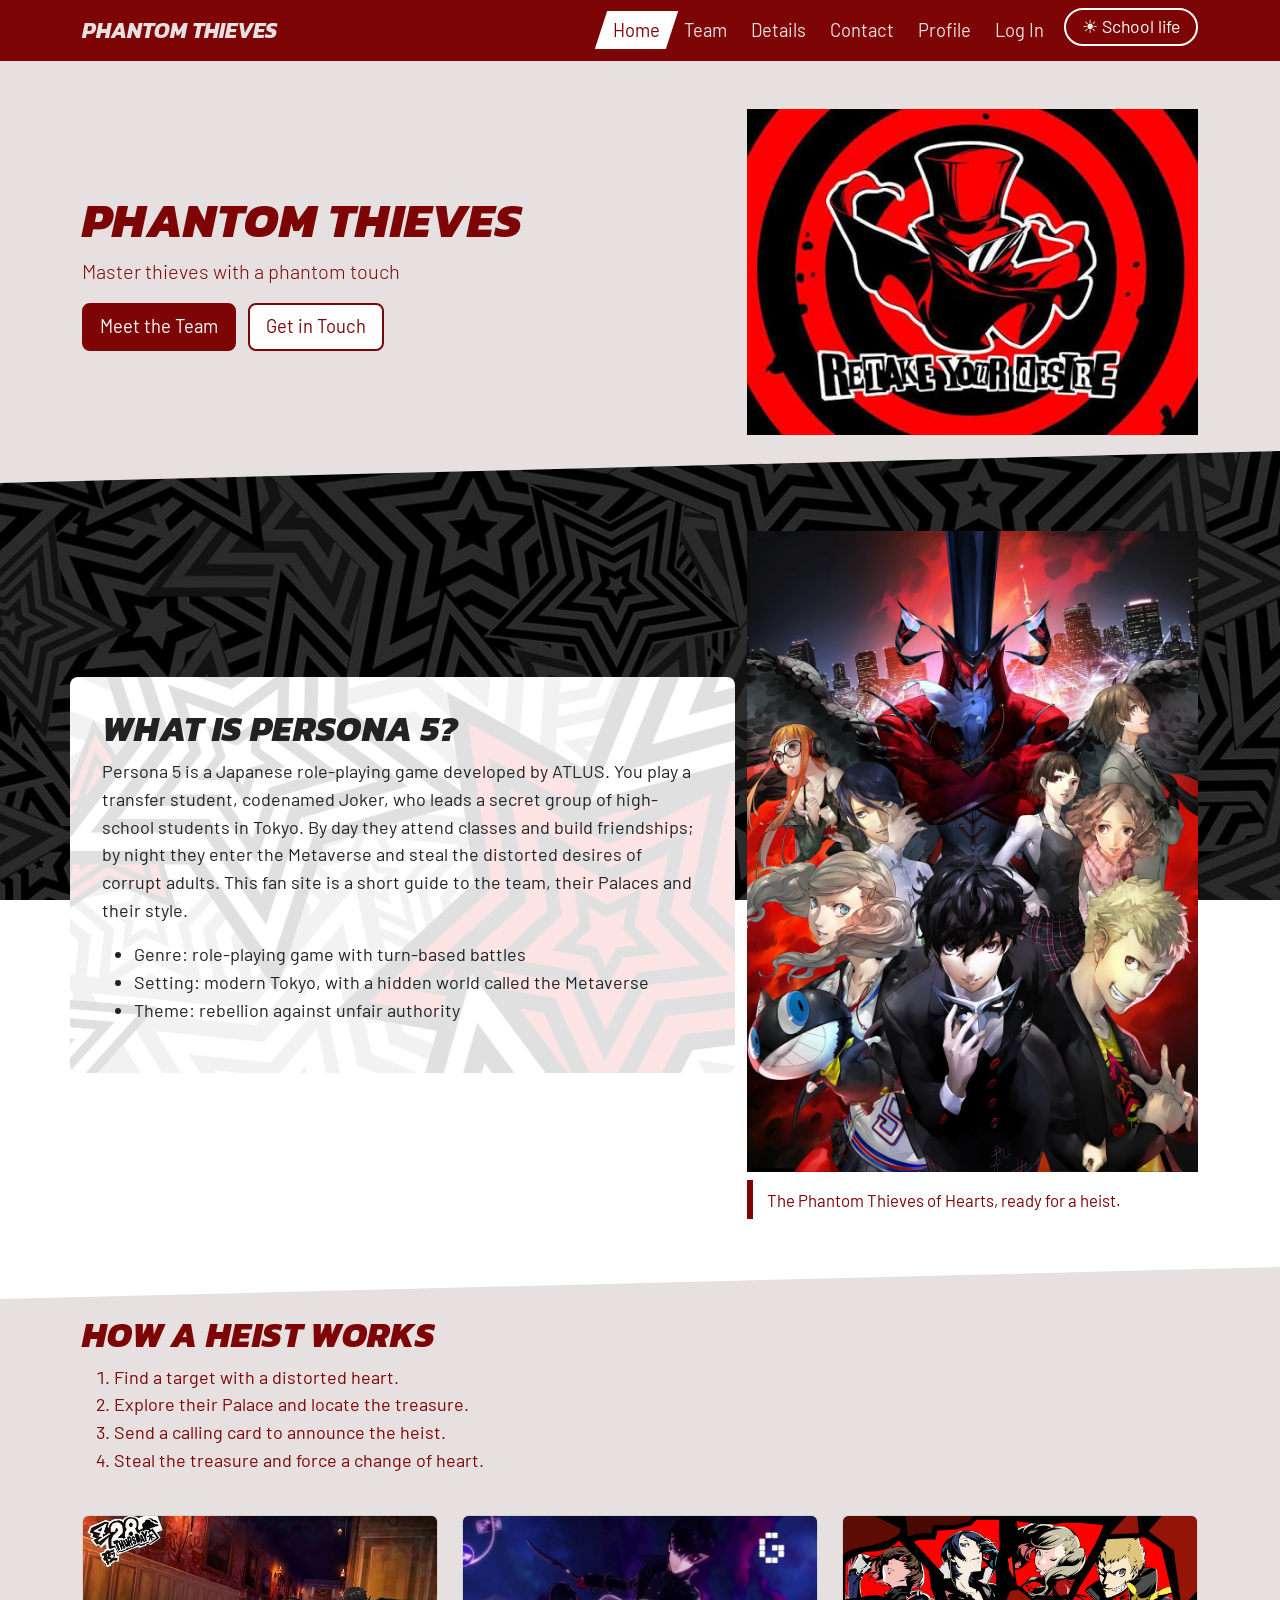
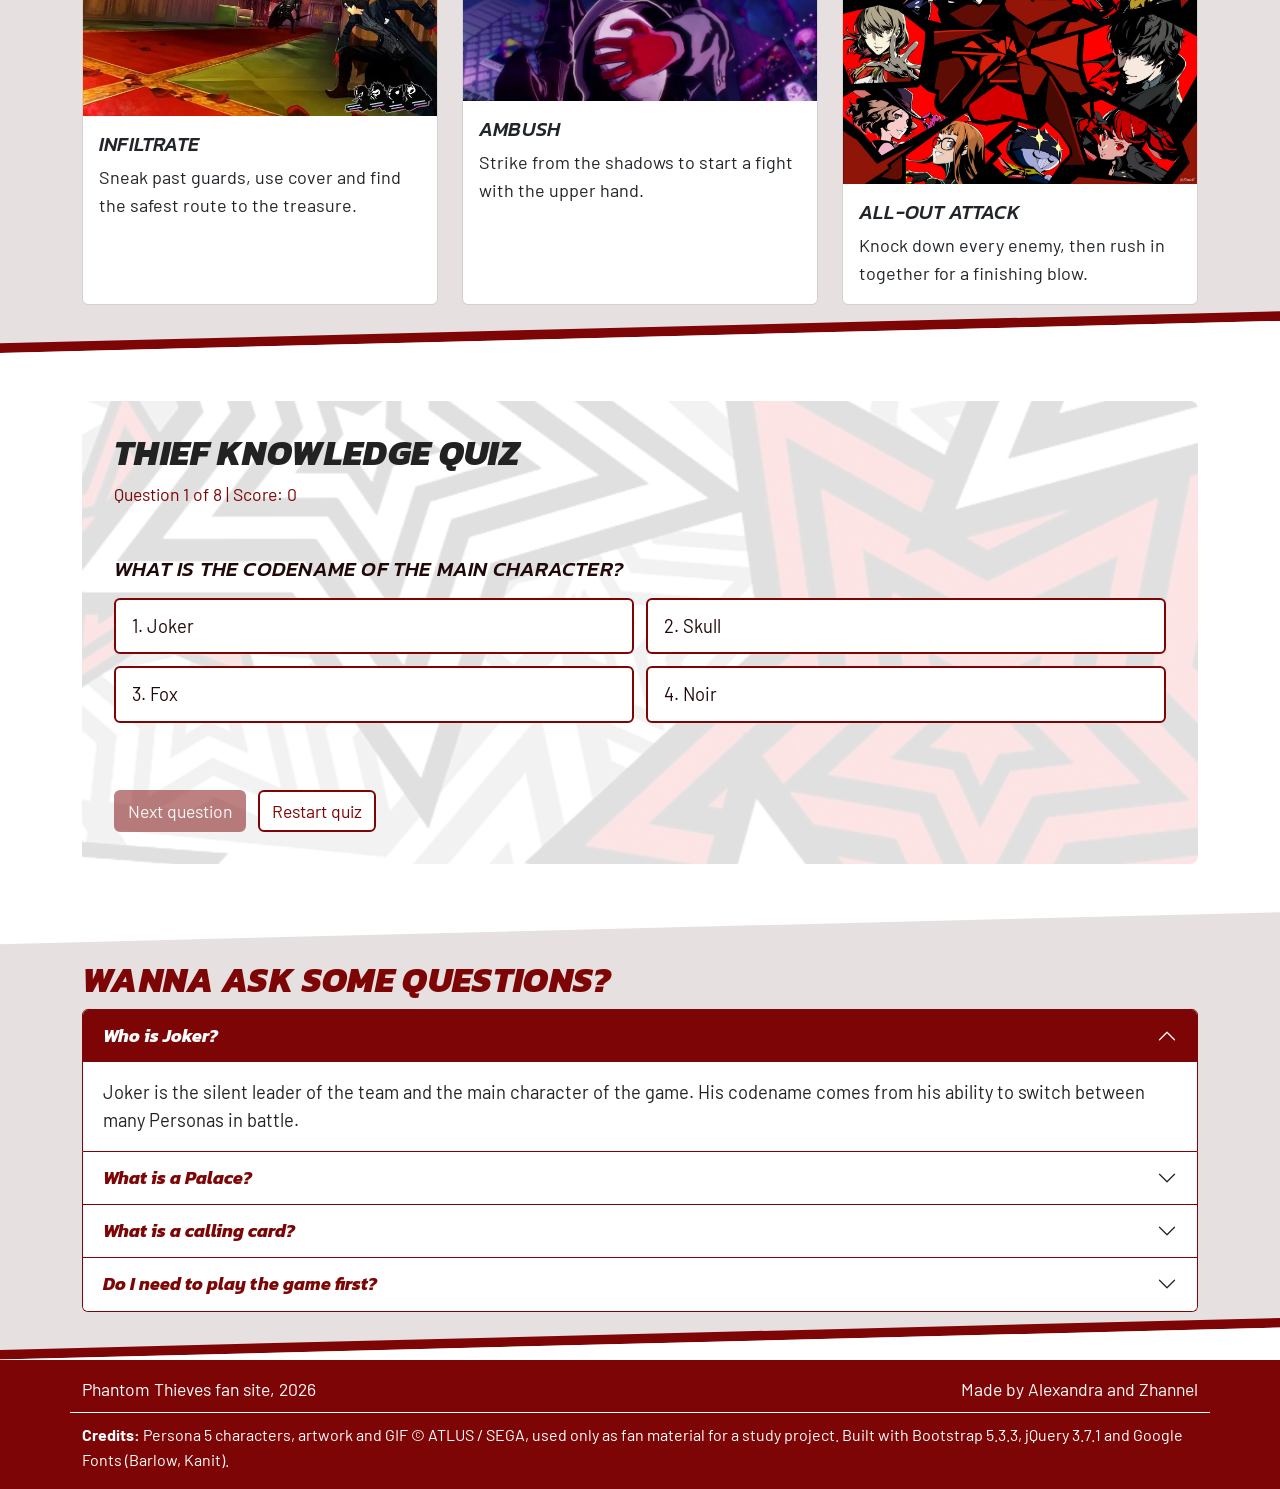
<file: index.html>
<!DOCTYPE html>
<html lang="en">
<head>
  <meta charset="UTF-8">
  <meta name="viewport" content="width=device-width, initial-scale=1">
  <script src="js/theme.js"></script>
  <link rel="preload" as="image" href="images/school-bg.jpg">
  <title>Home | Phantom Thieves</title>
  <link rel="icon" href="images/favicon.ico" type="image/x-icon">
  <link href="https://cdn.jsdelivr.net/npm/bootstrap@5.3.3/dist/css/bootstrap.min.css" rel="stylesheet">
  <link rel="preconnect" href="https://fonts.googleapis.com">
  <link rel="preconnect" href="https://fonts.gstatic.com" crossorigin>
  <link href="https://fonts.googleapis.com/css2?family=Barlow:wght@400;700&family=Kanit:ital,wght@1,600;1,700;1,800&display=swap" rel="stylesheet">
  <link href="css/style.css" rel="stylesheet">
</head>
<body>
<header>
  <nav class="navbar navbar-expand-lg site-nav" aria-label="Main">
    <div class="container">
      <a class="navbar-brand" href="index.html">Phantom Thieves</a>
      <button class="navbar-toggler" type="button" data-bs-toggle="collapse" data-bs-target="#menu" aria-controls="menu" aria-expanded="false" aria-label="Toggle menu"><span class="navbar-toggler-icon"></span></button>
      <div class="collapse navbar-collapse" id="menu"><ul class="navbar-nav ms-auto"><li class="nav-item"><a class="nav-link active" href="index.html" aria-current="page">Home</a></li><li class="nav-item"><a class="nav-link" href="team.html">Team</a></li><li class="nav-item"><a class="nav-link" href="heists.html">Details</a></li><li class="nav-item"><a class="nav-link" href="contact.html">Contact</a></li><li class="nav-item"><a class="nav-link" href="profile.html">Profile <span class="nav-count" id="nav-count" hidden>0</span><span class="visually-hidden" id="nav-count-label"></span></a></li><li class="nav-item"><a class="nav-link" href="login.html" id="nav-login">Log In</a></li><li class="nav-item"><button type="button" class="nav-link nav-logout" id="nav-logout" hidden>Log Out</button></li><li class="nav-item"><button type="button" class="theme-toggle" id="theme-toggle" aria-label="Switch to light mode (School life)">☀ School life</button></li></ul></div>
    </div>
  </nav>
</header>
<main>
<section class="hero">
  <div class="container">
    <div class="row align-items-center g-4">
      <div class="col-12 col-lg-7">
        <h1>Phantom Thieves</h1>
        <p class="lead">Master thieves with a phantom touch</p>
        <p class="welcome" id="welcome" hidden></p>
        <a href="team.html" class="btn btn-primary btn-lg" id="meet-btn" data-no-wipe>Meet the Team</a>
        <a href="contact.html" class="btn btn-outline-secondary btn-lg ms-2">Get in Touch</a>
      </div>
      <div class="col-lg-5 d-none d-lg-block"><img class="slot" src="images/emblem.jpg" alt="Stylized mask emblem of the Phantom Thieves"></div>
    </div>
  </div>
</section>

<section class="py-5">
  <div class="container">
    <div class="row g-4 align-items-center">
      <div class="content-box reveal col-12 col-md-7 order-2 order-md-1">
        <h2>What is Persona 5?</h2>
        <p>Persona 5 is a Japanese role-playing game developed by ATLUS. You play a transfer student, codenamed Joker, who leads a secret group of high-school students in Tokyo. By day they attend classes and build friendships; by night they enter the Metaverse and steal the distorted desires of corrupt adults. This fan site is a short guide to the team, their Palaces and their style.</p>
        <ul>
          <li>Genre: role-playing game with turn-based battles</li>
          <li>Setting: modern Tokyo, with a hidden world called the Metaverse</li>
          <li>Theme: rebellion against unfair authority</li>
        </ul>
      </div>
      <div class="col-12 col-md-5 order-1 order-md-2">
        <figure class="mb-0"><img class="slot" src="images/team.jpg" alt="The Phantom Thieves standing together in masks">
        <figcaption class="hero-caption">The Phantom Thieves of Hearts, ready for a heist.</figcaption></figure>
      </div>
    </div>
  </div>
</section>

<section class="py-5 section-alt">
  <div class="container">
    <h2>How a heist works</h2>
    <ol>
      <li>Find a target with a distorted heart.</li>
      <li>Explore their Palace and locate the treasure.</li>
      <li>Send a calling card to announce the heist.</li>
      <li>Steal the treasure and force a change of heart.</li>
    </ol>
    <div class="row row-cols-1 row-cols-sm-2 row-cols-lg-3 g-4 mt-1">
      <div class="col"><div class="card reveal h-100"><img class="slot card-img-top" src="images/sneaking.jpg" alt="A thief sneaking in a Palace"> 
      <div class="card-body"><h3 class="h5 card-title">Infiltrate</h3><p class="card-text">Sneak past guards, use cover and find the safest route to the treasure.</p></div></div></div>
      <div class="col"><div class="card reveal h-100"><img class="slot card-img-top" src="images/ambush.jpg" alt="A thief ambushing an enemy"> 
      <div class="card-body"><h3 class="h5 card-title">Ambush</h3><p class="card-text">Strike from the shadows to start a fight with the upper hand.</p></div></div></div>
      <div class="col"><div class="card reveal h-100"><img class="slot card-img-top" src="images/full_team.jpg" alt="The whole team attacking at once">
      <div class="card-body"><h3 class="h5 card-title">All-Out Attack</h3><p class="card-text">Knock down every enemy, then rush in together for a finishing blow.</p></div></div></div>
    </div>
  </div>
</section>

<section class="py-5" id="quiz" aria-labelledby="quiz-h">
  <div class="container">
    <div class="quiz-box content-box reveal">
      <h2 id="quiz-h">Thief Knowledge Quiz</h2>
      <p class="quiz-status" id="quiz-status" aria-live="polite"></p>
      <p class="quiz-best" id="quiz-best" aria-live="polite"></p>
      <h3 class="h4 quiz-question" id="quiz-question" tabindex="-1">Quiz question</h3>
      <div class="quiz-options" id="quiz-options"></div>
      <p class="quiz-feedback" id="quiz-feedback" role="status"></p>
      <div class="quiz-actions">
        <button type="button" class="btn btn-primary" id="quiz-next" disabled>Next question</button>
        <button type="button" class="btn btn-outline-secondary" id="quiz-restart">Restart quiz</button>
      </div>
    </div>
  </div>
</section>

<section class="py-5 section-alt" id="faq-section" aria-labelledby="faq-h">
  <div class="container">
    <h2 id="faq-h">Wanna ask some questions?</h2>
    <div class="accordion faq" id="faq">
      <div class="accordion-item"><h3 class="accordion-header"><button class="accordion-button faq-btn" type="button" aria-expanded="true" aria-controls="q1">Who is Joker?</button></h3><div id="q1" class="faq-panel"><div class="accordion-body">Joker is the silent leader of the team and the main character of the game. His codename comes from his ability to switch between many Personas in battle.</div></div></div>
      <div class="accordion-item"><h3 class="accordion-header"><button class="accordion-button faq-btn collapsed" type="button" aria-expanded="false" aria-controls="q2">What is a Palace?</button></h3><div id="q2" class="faq-panel"><div class="accordion-body">A Palace is a mental world shaped by one person's desires. Its ruler sees it as a castle, a museum or a bank, depending on how they see the world.</div></div></div>
      <div class="accordion-item"><h3 class="accordion-header"><button class="accordion-button faq-btn collapsed" type="button" aria-expanded="false" aria-controls="q3">What is a calling card?</button></h3><div id="q3" class="faq-panel"><div class="accordion-body">A calling card is a message the team sends before a heist. It tells the target that their heart will be stolen and gives them time to feel the pressure.</div></div></div>
      <div class="accordion-item"><h3 class="accordion-header"><button class="accordion-button faq-btn collapsed" type="button" aria-expanded="false" aria-controls="q4">Do I need to play the game first?</button></h3><div id="q4" class="faq-panel"><div class="accordion-body">No. This site explains the team, the Palaces and the heist rules in a few minutes, and the quiz above checks what you remember.</div></div></div>
    </div>
  </div>
</section>
<div class="gif-overlay" id="gif-overlay" aria-hidden="true">
  <img src="media/1.gif" alt="">
</div>
</main>
<footer class="site-footer"><div class="container footer-row"><p class="mb-0">Phantom Thieves fan site, 2026</p><p class="mb-0">Made by Alexandra and Zhannel</p></div><div class="container footer-credits"><p class="mb-0"><strong>Credits:</strong> Persona 5 characters, artwork and GIF &copy; ATLUS / SEGA, used only as fan material for a study project. Built with Bootstrap 5.3.3, jQuery 3.7.1 and Google Fonts (Barlow, Kanit).</p></div></footer>
<script src="https://code.jquery.com/jquery-3.7.1.min.js"></script>
<script src="https://cdn.jsdelivr.net/npm/bootstrap@5.3.3/dist/js/bootstrap.bundle.min.js"></script>
<script src="js/storage.js"></script>
<script src="js/nav.js"></script>
<script src="js/main.js"></script>
<script src="js/home.js"></script>
</body>
</html>
</file>
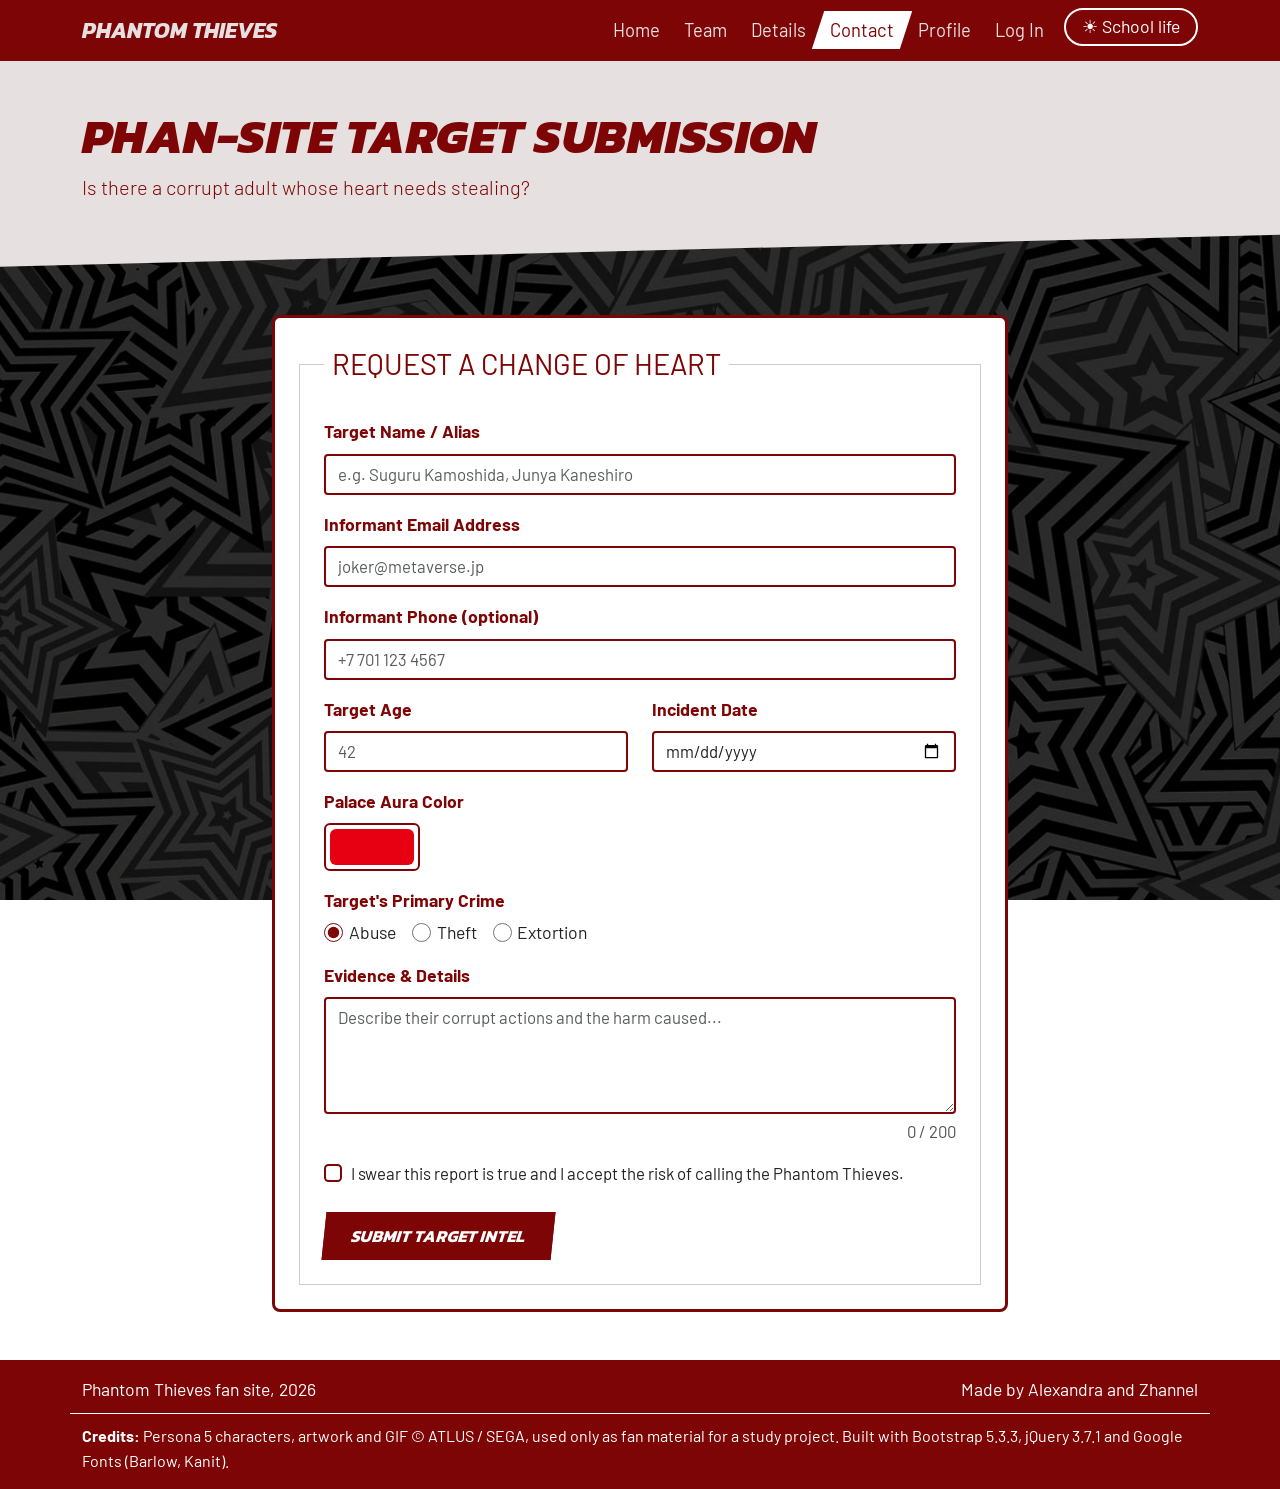
<file: contact.html>
<!DOCTYPE html>
<html lang="en">
<head>
  <meta charset="UTF-8">
  <meta name="viewport" content="width=device-width, initial-scale=1">
  <script src="js/theme.js"></script>
  <link rel="preload" as="image" href="images/school-bg.jpg">
  <title>Phan-Site Request | Phantom Thieves</title>
  <link rel="icon" href="images/favicon.ico" type="image/x-icon">
  <link href="https://cdn.jsdelivr.net/npm/bootstrap@5.3.3/dist/css/bootstrap.min.css" rel="stylesheet">
  <link rel="preconnect" href="https://fonts.googleapis.com">
  <link rel="preconnect" href="https://fonts.gstatic.com" crossorigin>
  <link href="https://fonts.googleapis.com/css2?family=Barlow:wght@400;700&family=Kanit:ital,wght@1,600;1,700;1,800&display=swap" rel="stylesheet">
  <link href="css/style.css" rel="stylesheet">
</head>
<body>

<header>
  <nav class="navbar navbar-expand-lg site-nav" aria-label="Main">
    <div class="container">
      <a class="navbar-brand" href="index.html">Phantom Thieves</a>
      <button class="navbar-toggler" type="button" data-bs-toggle="collapse" data-bs-target="#menu" aria-controls="menu" aria-expanded="false" aria-label="Toggle menu">
        <span class="navbar-toggler-icon"></span>
      </button>
      <div class="collapse navbar-collapse" id="menu">
        <ul class="navbar-nav ms-auto"><li class="nav-item"><a class="nav-link" href="index.html">Home</a></li><li class="nav-item"><a class="nav-link" href="team.html">Team</a></li><li class="nav-item"><a class="nav-link" href="heists.html">Details</a></li><li class="nav-item"><a class="nav-link active" href="contact.html" aria-current="page">Contact</a></li><li class="nav-item"><a class="nav-link" href="profile.html">Profile <span class="nav-count" id="nav-count" hidden>0</span><span class="visually-hidden" id="nav-count-label"></span></a></li><li class="nav-item"><a class="nav-link" href="login.html" id="nav-login">Log In</a></li><li class="nav-item"><button type="button" class="nav-link nav-logout" id="nav-logout" hidden>Log Out</button></li><li class="nav-item"><button type="button" class="theme-toggle" id="theme-toggle" aria-label="Switch to light mode (School life)">☀ School life</button></li></ul>
      </div>
    </div>
  </nav>
</header>
<main>
  <section class="page-title">
    <div class="container">
      <h1>PHAN-SITE TARGET SUBMISSION</h1>
      <p class="lead">Is there a corrupt adult whose heart needs stealing?</p>
    </div>
  </section>

  <div class="py-5">
    <div class="container">
      <div class="row justify-content-center">
        <div class="col-12 col-md-10 col-lg-8">
          <div class="success-box calling-card" id="contact-success" role="status" hidden></div>
          <form class="form-box" id="contact-form" novalidate>
            <fieldset>
              <legend class="section-heading">REQUEST A CHANGE OF HEART</legend>
              <div class="mb-3">
                <label class="form-label p5-label" for="name">Target Name / Alias</label>
                <input class="form-control p5-input" type="text" id="name" name="name" placeholder="e.g. Suguru Kamoshida, Junya Kaneshiro" aria-describedby="name-error">
                <div class="invalid-feedback" id="name-error"></div>
              </div>
              <div class="mb-3">
                <label class="form-label p5-label" for="email">Informant Email Address</label>
                <input class="form-control p5-input" type="email" id="email" name="email" placeholder="joker@metaverse.jp" autocomplete="email" aria-describedby="email-error">
                <div class="invalid-feedback" id="email-error"></div>
              </div>
              <div class="mb-3">
                <label class="form-label p5-label" for="phone">Informant Phone (optional)</label>
                <input class="form-control p5-input" type="tel" id="phone" name="phone" placeholder="+7 701 123 4567" autocomplete="tel" aria-describedby="phone-error">
                <div class="invalid-feedback" id="phone-error"></div>
              </div>
              <div class="row">
                <div class="col-12 col-sm-6 mb-3">
                  <label class="form-label p5-label" for="age">Target Age</label>
                  <input class="form-control p5-input" type="number" id="age" name="age" min="1" max="99" placeholder="42" aria-describedby="age-error">
                  <div class="invalid-feedback" id="age-error"></div>
                </div>
                <div class="col-12 col-sm-6 mb-3">
                  <label class="form-label p5-label" for="date">Incident Date</label>
                  <input class="form-control p5-input" type="date" id="date" name="date" aria-describedby="date-error">
                  <div class="invalid-feedback" id="date-error"></div>
                </div>
              </div>
              <div class="mb-3">
                <label class="form-label p5-label" for="color">Palace Aura Color</label>
                <input class="form-control form-control-color p5-color-input" type="color" id="color" name="color" value="#e60012">
              </div>
              <fieldset class="mb-3 radio-set">
                <legend class="p5-label">Target's Primary Crime</legend>
                <div class="p5-radio-group">
                  <input type="radio" id="o1" name="opt" value="Abuse" checked>
                  <label for="o1" class="me-3">Abuse</label>
                  <input type="radio" id="o2" name="opt" value="Theft">
                  <label for="o2" class="me-3">Theft</label>
                  <input type="radio" id="o3" name="opt" value="Extortion">
                  <label for="o3">Extortion</label>
                </div>
              </fieldset>
              <div class="mb-3">
                <label class="form-label p5-label" for="msg">Evidence &amp; Details</label>
                <textarea class="form-control p5-input" id="msg" name="msg" rows="4" maxlength="200" placeholder="Describe their corrupt actions and the harm caused..." aria-describedby="msg-error msg-count"></textarea>
                <div class="invalid-feedback" id="msg-error"></div>
                <p class="char-count mb-0" id="msg-count">0 / 200</p>
              </div>
              <div class="form-check mb-4">
                <input class="form-check-input" type="checkbox" id="agree" name="agree" aria-describedby="agree-error">
                <label class="form-check-label p5-check-label" for="agree">I swear this report is true and I accept the risk of calling the Phantom Thieves.</label>
                <div class="invalid-feedback" id="agree-error"></div>
              </div>
              <button type="submit" class="btn btn-p5">SUBMIT TARGET INTEL</button>
            </fieldset>
          </form>
        </div>
      </div>
    </div>
  </div>
</main>
<footer class="site-footer"><div class="container footer-row"><p class="mb-0">Phantom Thieves fan site, 2026</p><p class="mb-0">Made by Alexandra and Zhannel</p></div><div class="container footer-credits"><p class="mb-0"><strong>Credits:</strong> Persona 5 characters, artwork and GIF &copy; ATLUS / SEGA, used only as fan material for a study project. Built with Bootstrap 5.3.3, jQuery 3.7.1 and Google Fonts (Barlow, Kanit).</p></div></footer>

<script src="https://code.jquery.com/jquery-3.7.1.min.js"></script>
<script src="https://cdn.jsdelivr.net/npm/bootstrap@5.3.3/dist/js/bootstrap.bundle.min.js"></script>
<script src="js/storage.js"></script>
<script src="js/nav.js"></script>
<script src="js/main.js"></script>
<script src="js/validation.js"></script>
<script src="js/contact.js"></script>
</body>
</html>
</file>
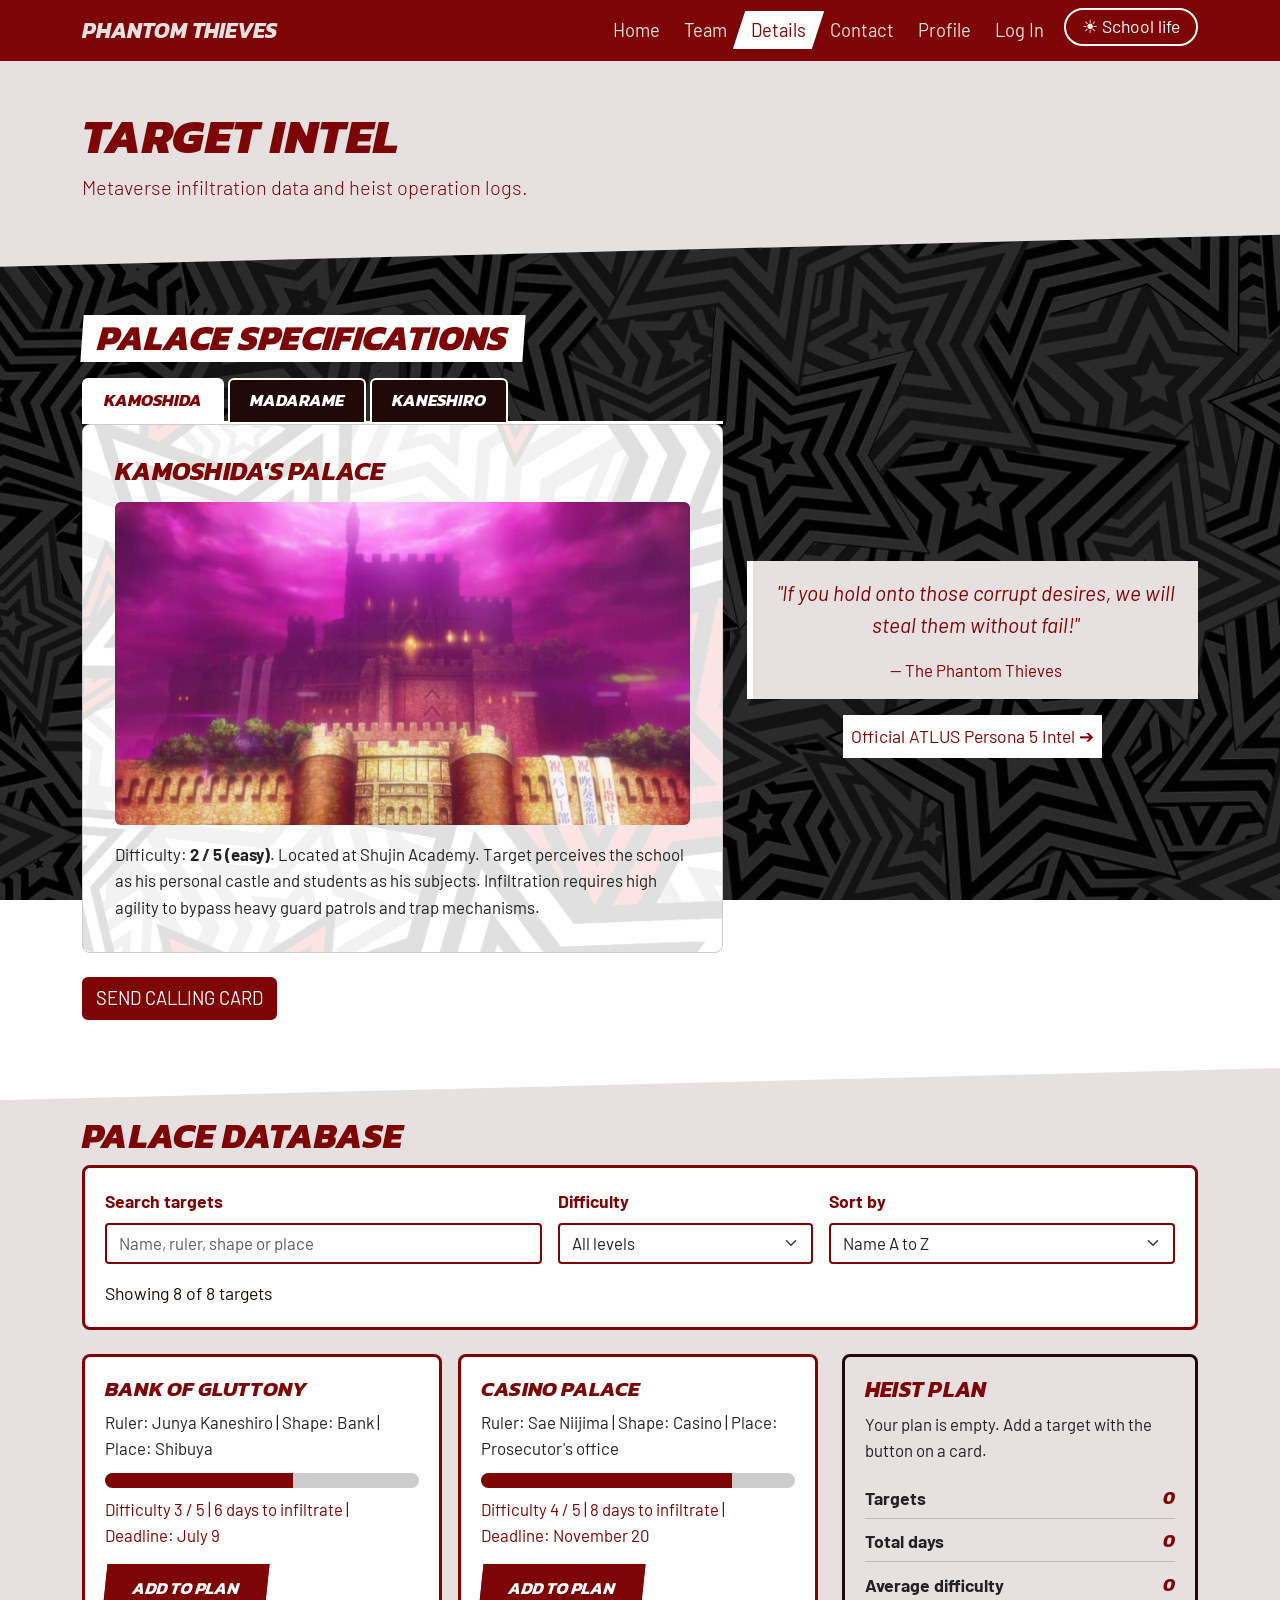
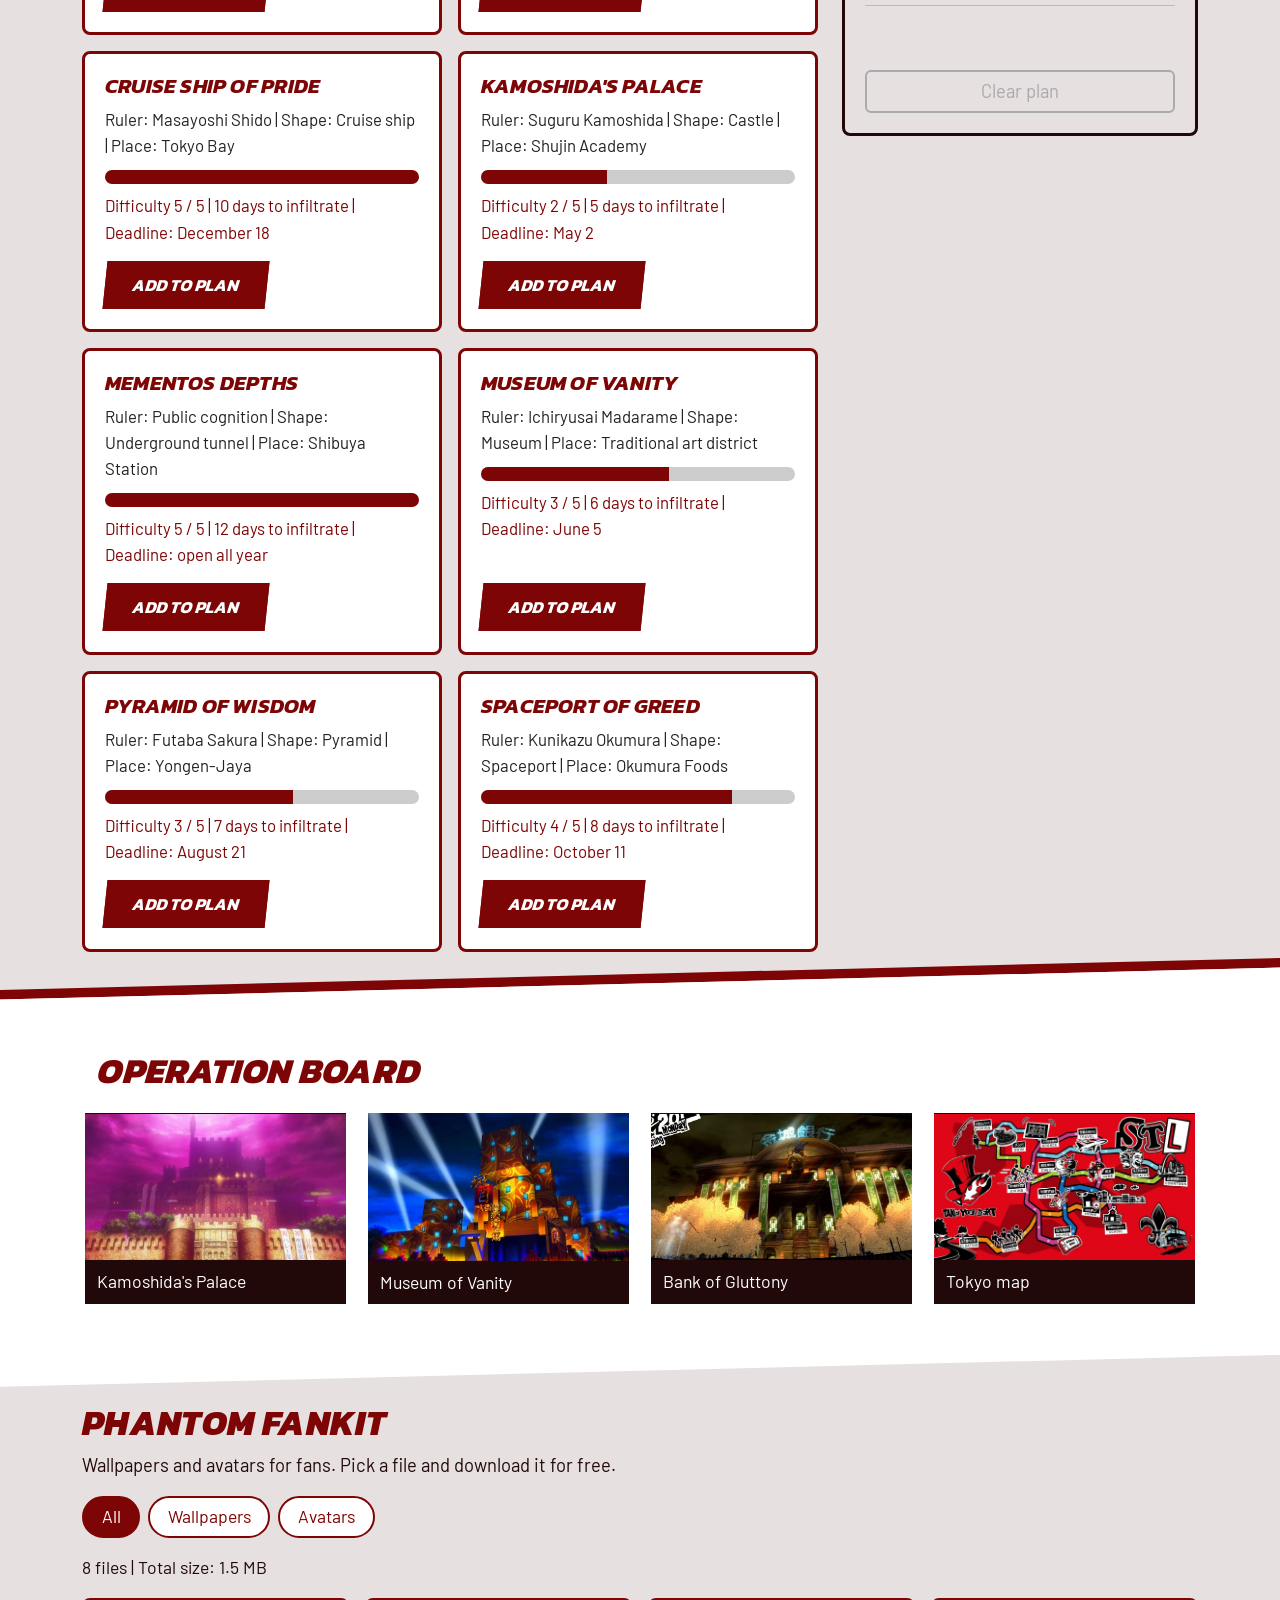
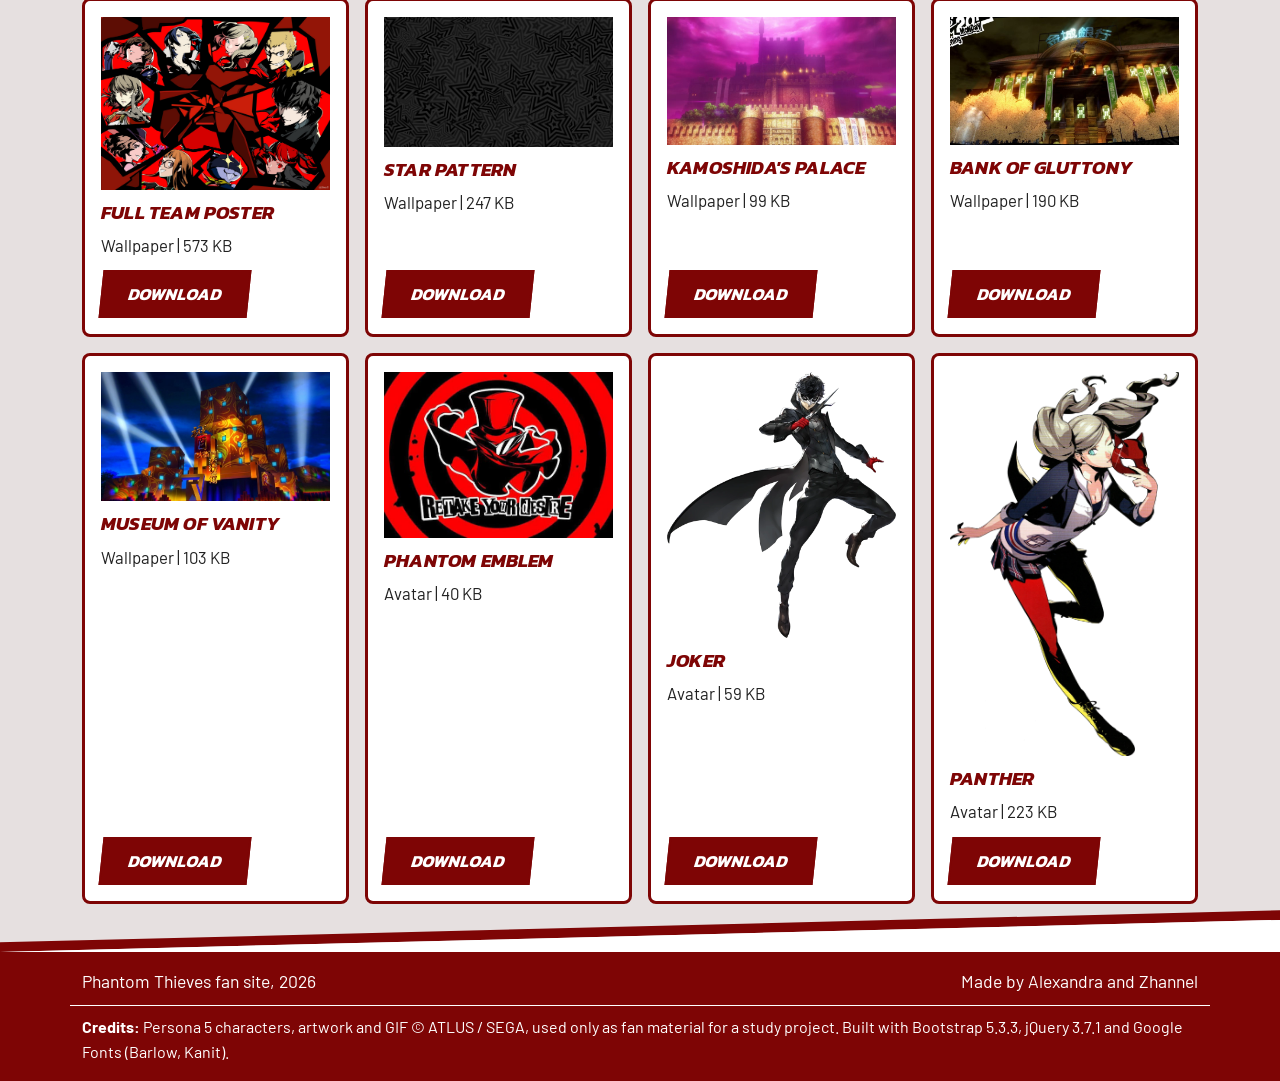
<file: heists.html>
<!DOCTYPE html>
<html lang="en">
<head>
  <meta charset="UTF-8">
  <meta name="viewport" content="width=device-width, initial-scale=1">
  <script src="js/theme.js"></script>
  <link rel="preload" as="image" href="images/school-bg.jpg">
  <title>Details | Phantom Thieves</title>
  <link rel="icon" href="images/favicon.ico" type="image/x-icon">
  <link href="https://cdn.jsdelivr.net/npm/bootstrap@5.3.3/dist/css/bootstrap.min.css" rel="stylesheet">
  <link rel="preconnect" href="https://fonts.googleapis.com">
  <link rel="preconnect" href="https://fonts.gstatic.com" crossorigin>
  <link href="https://fonts.googleapis.com/css2?family=Barlow:wght@400;700&family=Kanit:ital,wght@1,600;1,700;1,800&display=swap" rel="stylesheet">
  <link href="css/style.css" rel="stylesheet">
</head>
<body>
<header>
  <nav class="navbar navbar-expand-lg site-nav" aria-label="Main">
    <div class="container">
      <a class="navbar-brand" href="index.html">Phantom Thieves</a>
      <button class="navbar-toggler" type="button" data-bs-toggle="collapse" data-bs-target="#menu" aria-controls="menu" aria-expanded="false" aria-label="Toggle menu"><span class="navbar-toggler-icon"></span></button>
      <div class="collapse navbar-collapse" id="menu">
        <ul class="navbar-nav ms-auto"><li class="nav-item"><a class="nav-link" href="index.html">Home</a></li><li class="nav-item"><a class="nav-link" href="team.html">Team</a></li><li class="nav-item"><a class="nav-link active" href="heists.html" aria-current="page">Details</a></li><li class="nav-item"><a class="nav-link" href="contact.html">Contact</a></li><li class="nav-item"><a class="nav-link" href="profile.html">Profile <span class="nav-count" id="nav-count" hidden>0</span><span class="visually-hidden" id="nav-count-label"></span></a></li><li class="nav-item"><a class="nav-link" href="login.html" id="nav-login">Log In</a></li><li class="nav-item"><button type="button" class="nav-link nav-logout" id="nav-logout" hidden>Log Out</button></li><li class="nav-item"><button type="button" class="theme-toggle" id="theme-toggle" aria-label="Switch to light mode (School life)">☀ School life</button></li></ul>
      </div>
    </div>
  </nav>
</header>
<main>
<section class="page-title">
  <div class="container">
    <h1>TARGET INTEL</h1><p class="lead">Metaverse infiltration data and heist operation logs.</p>
  </div>
</section>

<section class="py-5">
  <div class="container">
    <div class="row g-4">
      <div class="col-12 col-lg-7 order-2 order-lg-1">
        <h2 class="plate">PALACE SPECIFICATIONS</h2>
        <ul class="nav nav-tabs" id="tabs" role="tablist">
          <li class="nav-item" role="presentation">
            <button class="nav-link active" id="t1" data-bs-toggle="tab" data-bs-target="#p1" type="button" role="tab" aria-controls="p1" aria-selected="true">KAMOSHIDA</button>
          </li>
          <li class="nav-item" role="presentation">
            <button class="nav-link" id="t2" data-bs-toggle="tab" data-bs-target="#p2" type="button" role="tab" aria-controls="p2" aria-selected="false">MADARAME</button>
          </li>
          <li class="nav-item" role="presentation">
            <button class="nav-link" id="t3" data-bs-toggle="tab" data-bs-target="#p3" type="button" role="tab" aria-controls="p3" aria-selected="false">KANESHIRO</button>
          </li>
        </ul>
        <div class="tab-content palace-box">
          <div class="tab-pane fade show active" id="p1" role="tabpanel" aria-labelledby="t1" tabindex="0">
            <h3>Kamoshida's Palace</h3>
            <img class="slot mb-3" src="images/kamoshida-palace.jpg" alt="Kamoshida's Palace, a castle floating above Shujin Academy">
            <p>Difficulty: <strong>2 / 5 (easy)</strong>. Located at Shujin Academy. Target perceives the school as his personal castle and students as his subjects. Infiltration requires high agility to bypass heavy guard patrols and trap mechanisms.</p>
          </div>
          <div class="tab-pane fade" id="p2" role="tabpanel" aria-labelledby="t2" tabindex="0">
            <h3>Museum of Vanity</h3>
            <img class="slot mb-3" src="images/museum-of-vanity.jpg" alt="Museum of Vanity, a gallery full of stolen artwork"> 
            <p>Difficulty: <em>3 / 5 (medium)</em>. Located in the traditional art district. The palace is an impenetrable museum filled with stolen artwork. Infrared security lasers and frame-warping portals guard the treasure vault.</p>
          </div>
          <div class="tab-pane fade" id="p3" role="tabpanel" aria-labelledby="t3" tabindex="0">
            <h3>Bank of Gluttony</h3>
            <img class="slot mb-3" src="images/bank-of-gluttony.jpg" alt="Bank of Gluttony, a giant armored vault above Shibuya"> 
            <p>Difficulty: <strong>3 / 5 (medium)</strong>. Floating high above Shibuya. The palace functions as a massive, heavily armored bank vault. Bypassing security requires deciphering PIN codes left behind by security chief shadows.</p>
          </div>
        </div>
        <button type="button" class="btn btn-primary mt-4" data-bs-toggle="modal" data-bs-target="#info">
          SEND CALLING CARD
        </button>
      </div>
      <div class="col-12 col-lg-5 order-1 order-lg-2 d-flex flex-column justify-content-center align-items-center text-center">
          <blockquote class="quote-box w-100">
            <p>"If you hold onto those corrupt desires, we will steal them without fail!"</p>
            <footer>— The Phantom Thieves</footer>
          </blockquote>
          <p class="d-block d-md-none mt-4 p5-note text-white">
             SYSTEM NOTE: Check Palace Alert levels before entering the Metaverse. High alert increases enemy encounter difficulty.
          </p>
          <p class="mt-3">
            <a class="p5-link d-inline-block p-2" href="https://persona.atlus.com" target="_blank" rel="noopener">
              Official ATLUS Persona 5 Intel ➔
            </a>
          </p>
        </div>
      </div>
    </div>
</section>

<section class="py-5 section-alt" id="database" aria-labelledby="db-h">
  <div class="container">
    <h2 id="db-h">PALACE DATABASE</h2>
    <div class="db-tools" role="search">
      <div class="row g-3 align-items-end">
        <div class="col-12 col-md-5">
          <label class="form-label p5-label" for="palace-search">Search targets</label>
          <input class="form-control p5-input" type="search" id="palace-search" placeholder="Name, ruler, shape or place" autocomplete="off">
        </div>
        <div class="col-12 col-sm-6 col-md-3">
          <label class="form-label p5-label" for="palace-level">Difficulty</label>
          <select class="form-select p5-input" id="palace-level">
            <option value="all">All levels</option>
            <option value="easy">Easy (1-2)</option>
            <option value="medium">Medium (3)</option>
            <option value="hard">Hard (4-5)</option>
          </select>
        </div>
        <div class="col-12 col-sm-6 col-md-4">
          <label class="form-label p5-label" for="palace-sort">Sort by</label>
          <select class="form-select p5-input" id="palace-sort">
            <option value="name">Name A to Z</option>
            <option value="difficulty">Difficulty, high to low</option>
            <option value="days">Days, low to high</option>
          </select>
        </div>
      </div>
      <p class="db-count mb-0" id="palace-count" aria-live="polite"></p>
    </div>
    <div class="row g-4">
      <div class="col-12 col-xl-8">
        <div class="palace-grid" id="palace-grid"></div>
        <div class="empty-state" id="palace-empty" hidden>
          <h3>No target found</h3>
          <p id="palace-empty-text">Nothing matches your search.</p>
          <button type="button" class="btn btn-p5 mt-3" id="palace-reset">SHOW ALL TARGETS</button>
        </div>
      </div>
      <div class="col-12 col-xl-4">
        <aside class="plan-box" aria-labelledby="plan-h">
          <h3 id="plan-h">Heist Plan</h3>
          <p class="plan-empty" id="plan-empty">Your plan is empty. Add a target with the button on a card.</p>
          <ul class="plan-list" id="plan-list"></ul>
          <dl class="plan-total">
            <div><dt>Targets</dt><dd id="plan-count">0</dd></div>
            <div><dt>Total days</dt><dd id="plan-days">0</dd></div>
            <div><dt>Average difficulty</dt><dd id="plan-avg">0</dd></div>
          </dl>
          <p class="plan-note" id="plan-note" aria-live="polite"></p>
          <button type="button" class="btn btn-outline-secondary w-100" id="plan-clear">Clear plan</button>
        </aside>
      </div>
    </div>
  </div>
</section>

<section class="py-5" id="board" aria-labelledby="board-h">
  <div class="container">
    <h2 class="plate" id="board-h">OPERATION BOARD</h2>
    <div class="gallery-grid" id="gallery-grid"></div>
  </div>
</section>

<section class="py-5 section-alt" id="fankit" aria-labelledby="fankit-h">
  <div class="container">
    <h2 id="fankit-h">PHANTOM FANKIT</h2>
    <p class="fankit-lead">Wallpapers and avatars for fans. Pick a file and download it for free.</p>
    <div class="filter-group" role="group" aria-label="Filter fankit by type" id="fankit-filters">
      <button type="button" class="filter-btn active" data-type="All" aria-pressed="true">All</button>
      <button type="button" class="filter-btn" data-type="Wallpaper" aria-pressed="false">Wallpapers</button>
      <button type="button" class="filter-btn" data-type="Avatar" aria-pressed="false">Avatars</button>
    </div>
    <p class="db-count" id="fankit-count" aria-live="polite"></p>
    <div class="fankit-grid" id="fankit-grid"></div>
  </div>
</section>

<div class="lightbox" id="lightbox" role="dialog" aria-modal="true" aria-label="Image viewer" hidden>
  <button type="button" class="lightbox-close" id="lightbox-close" aria-label="Close image">&times;</button>
  <button type="button" class="lightbox-nav lightbox-prev" id="lightbox-prev" aria-label="Previous image">&#8249;</button>
  <figure class="lightbox-figure">
    <img id="lightbox-img" src="images/map.jpg" alt="">
    <figcaption id="lightbox-caption"></figcaption>
  </figure>
  <button type="button" class="lightbox-nav lightbox-next" id="lightbox-next" aria-label="Next image">&#8250;</button>
</div>

<div class="modal fade" id="info" tabindex="-1" role="dialog" aria-labelledby="infoLabel" aria-hidden="true">
    <div class="modal-dialog modal-dialog-centered">
      <div class="modal-content p5-modal">
        <div class="modal-header">
          <h2 class="modal-title fs-4" id="infoLabel">CALLING CARD TRANSMISSION</h2>
          <button type="button" class="btn-close btn-close-white" data-bs-dismiss="modal" aria-label="Close"></button>
        </div>
        <div class="modal-body">
          <p class="fw-bold fs-5 text-uppercase">Sir/Madam Target,</p>
          <p>Your distorted desires have corrupted the innocent for far too long. Today, we declare that we will take your heart and force you to confess your crimes with your own mouth!</p>
        </div>
      </div>
    </div>
  </div>
</main>
<footer class="site-footer"><div class="container footer-row"><p class="mb-0">Phantom Thieves fan site, 2026</p><p class="mb-0">Made by Alexandra and Zhannel</p></div><div class="container footer-credits"><p class="mb-0"><strong>Credits:</strong> Persona 5 characters, artwork and GIF &copy; ATLUS / SEGA, used only as fan material for a study project. Built with Bootstrap 5.3.3, jQuery 3.7.1 and Google Fonts (Barlow, Kanit).</p></div></footer>
<script src="https://code.jquery.com/jquery-3.7.1.min.js"></script>
<script src="https://cdn.jsdelivr.net/npm/bootstrap@5.3.3/dist/js/bootstrap.bundle.min.js"></script>
<script src="js/storage.js"></script>
<script src="js/nav.js"></script>
<script src="js/main.js"></script>
<script src="js/data.js"></script>
<script src="js/heists.js"></script>
<script src="js/fankit.js"></script>
</body>
</html>
</file>
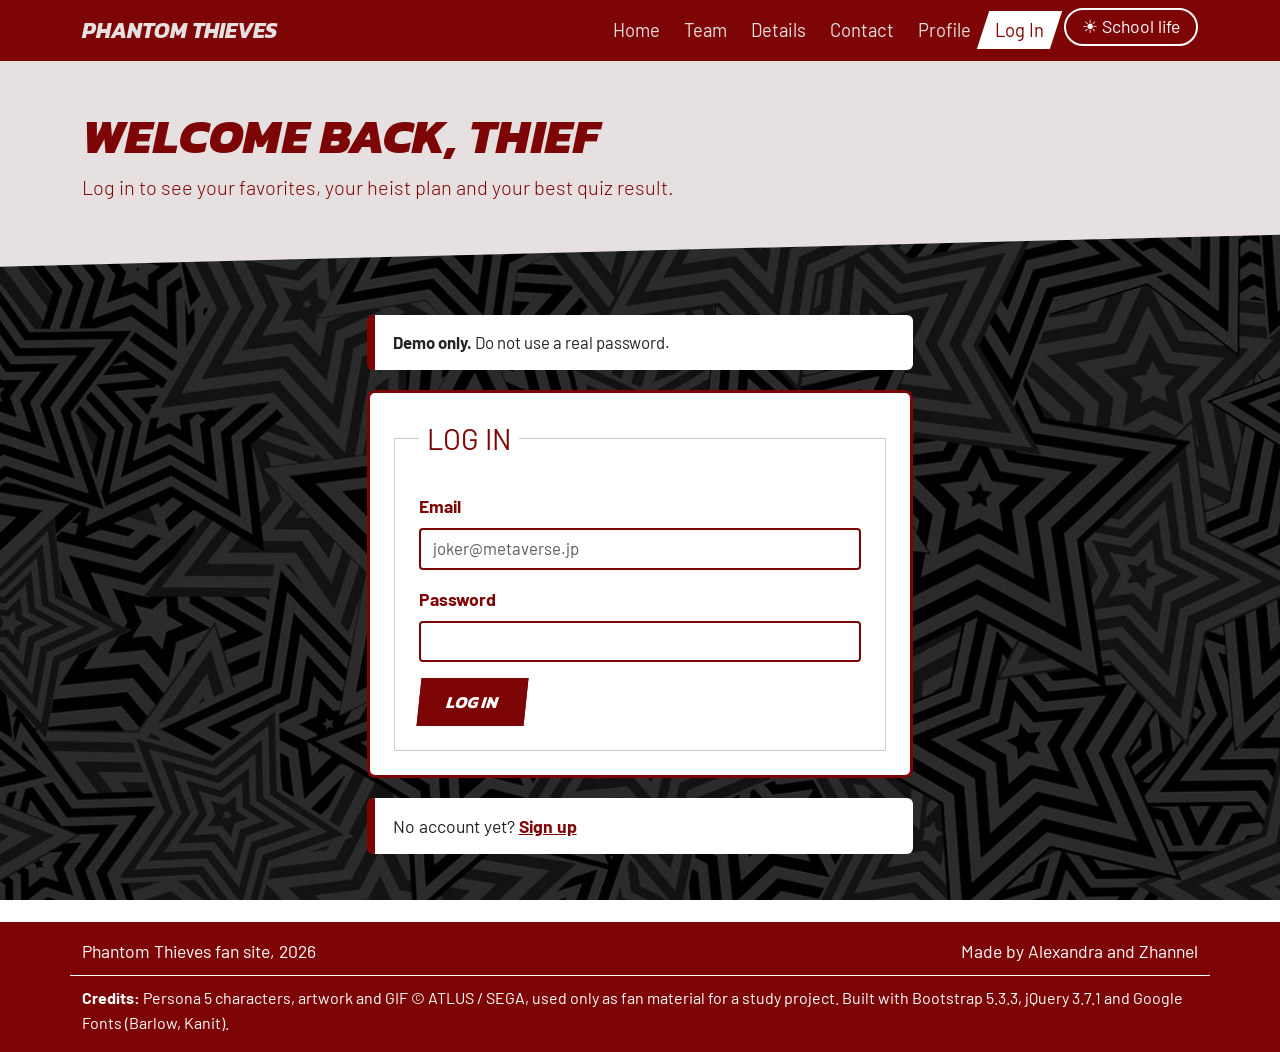
<file: login.html>
<!DOCTYPE html>
<html lang="en">
<head>
  <meta charset="UTF-8">
  <meta name="viewport" content="width=device-width, initial-scale=1">
  <script src="js/theme.js"></script>
  <link rel="preload" as="image" href="images/school-bg.jpg">
  <title>Log In | Phantom Thieves</title>
  <link rel="icon" href="images/favicon.ico" type="image/x-icon">
  <link href="https://cdn.jsdelivr.net/npm/bootstrap@5.3.3/dist/css/bootstrap.min.css" rel="stylesheet">
  <link rel="preconnect" href="https://fonts.googleapis.com">
  <link rel="preconnect" href="https://fonts.gstatic.com" crossorigin>
  <link href="https://fonts.googleapis.com/css2?family=Barlow:wght@400;700&family=Kanit:ital,wght@1,600;1,700;1,800&display=swap" rel="stylesheet">
  <link href="css/style.css" rel="stylesheet">
</head>
<body>

<header>
  <nav class="navbar navbar-expand-lg site-nav" aria-label="Main">
    <div class="container">
      <a class="navbar-brand" href="index.html">Phantom Thieves</a>
      <button class="navbar-toggler" type="button" data-bs-toggle="collapse" data-bs-target="#menu" aria-controls="menu" aria-expanded="false" aria-label="Toggle menu">
        <span class="navbar-toggler-icon"></span>
      </button>
      <div class="collapse navbar-collapse" id="menu">
        <ul class="navbar-nav ms-auto"><li class="nav-item"><a class="nav-link" href="index.html">Home</a></li><li class="nav-item"><a class="nav-link" href="team.html">Team</a></li><li class="nav-item"><a class="nav-link" href="heists.html">Details</a></li><li class="nav-item"><a class="nav-link" href="contact.html">Contact</a></li><li class="nav-item"><a class="nav-link" href="profile.html">Profile <span class="nav-count" id="nav-count" hidden>0</span><span class="visually-hidden" id="nav-count-label"></span></a></li><li class="nav-item"><a class="nav-link active" href="login.html" id="nav-login" aria-current="page">Log In</a></li><li class="nav-item"><button type="button" class="nav-link nav-logout" id="nav-logout" hidden>Log Out</button></li><li class="nav-item"><button type="button" class="theme-toggle" id="theme-toggle" aria-label="Switch to light mode (School life)">☀ School life</button></li></ul>
      </div>
    </div>
  </nav>
</header>
<main>
  <section class="page-title">
    <div class="container">
      <h1>WELCOME BACK, THIEF</h1>
      <p class="lead">Log in to see your favorites, your heist plan and your best quiz result.</p>
    </div>
  </section>

  <div class="py-5">
    <div class="container">
      <div class="row justify-content-center">
        <div class="col-12 col-md-10 col-lg-6">
          
          <p class="sign-note" role="note"><strong>Demo only.</strong> Do not use a real password.</p>
          <div class="success-box" id="login-success" role="status" hidden></div>
          <form class="form-box" id="login-form" novalidate>
            <fieldset>
              <legend class="section-heading">LOG IN</legend>
              <div class="mb-3">
                <label class="form-label p5-label" for="li-email">Email</label>
                <input class="form-control p5-input" type="email" id="li-email" name="email" autocomplete="email" placeholder="joker@metaverse.jp" aria-describedby="li-email-error">
                <div class="invalid-feedback" id="li-email-error"></div>
              </div>
              <div class="mb-3">
                <label class="form-label p5-label" for="li-password">Password</label>
                <input class="form-control p5-input" type="password" id="li-password" name="password" autocomplete="current-password" aria-describedby="li-password-error">
                <div class="invalid-feedback" id="li-password-error"></div>
              </div>
              <button type="submit" class="btn btn-p5">LOG IN</button>
            </fieldset>
          </form>
          <p class="auth-switch sign-note" >No account yet? <a class="p5-link-inline" href="signup.html">Sign up</a></p>
        </div>
      </div>
    </div>
  </div>
</main>
<footer class="site-footer"><div class="container footer-row"><p class="mb-0">Phantom Thieves fan site, 2026</p><p class="mb-0">Made by Alexandra and Zhannel</p></div><div class="container footer-credits"><p class="mb-0"><strong>Credits:</strong> Persona 5 characters, artwork and GIF &copy; ATLUS / SEGA, used only as fan material for a study project. Built with Bootstrap 5.3.3, jQuery 3.7.1 and Google Fonts (Barlow, Kanit).</p></div></footer>

<script src="https://code.jquery.com/jquery-3.7.1.min.js"></script>
<script src="https://cdn.jsdelivr.net/npm/bootstrap@5.3.3/dist/js/bootstrap.bundle.min.js"></script>
<script src="js/storage.js"></script>
<script src="js/nav.js"></script>
<script src="js/main.js"></script>
<script src="js/validation.js"></script>
<script src="js/login.js"></script>
</body>
</html>
</file>
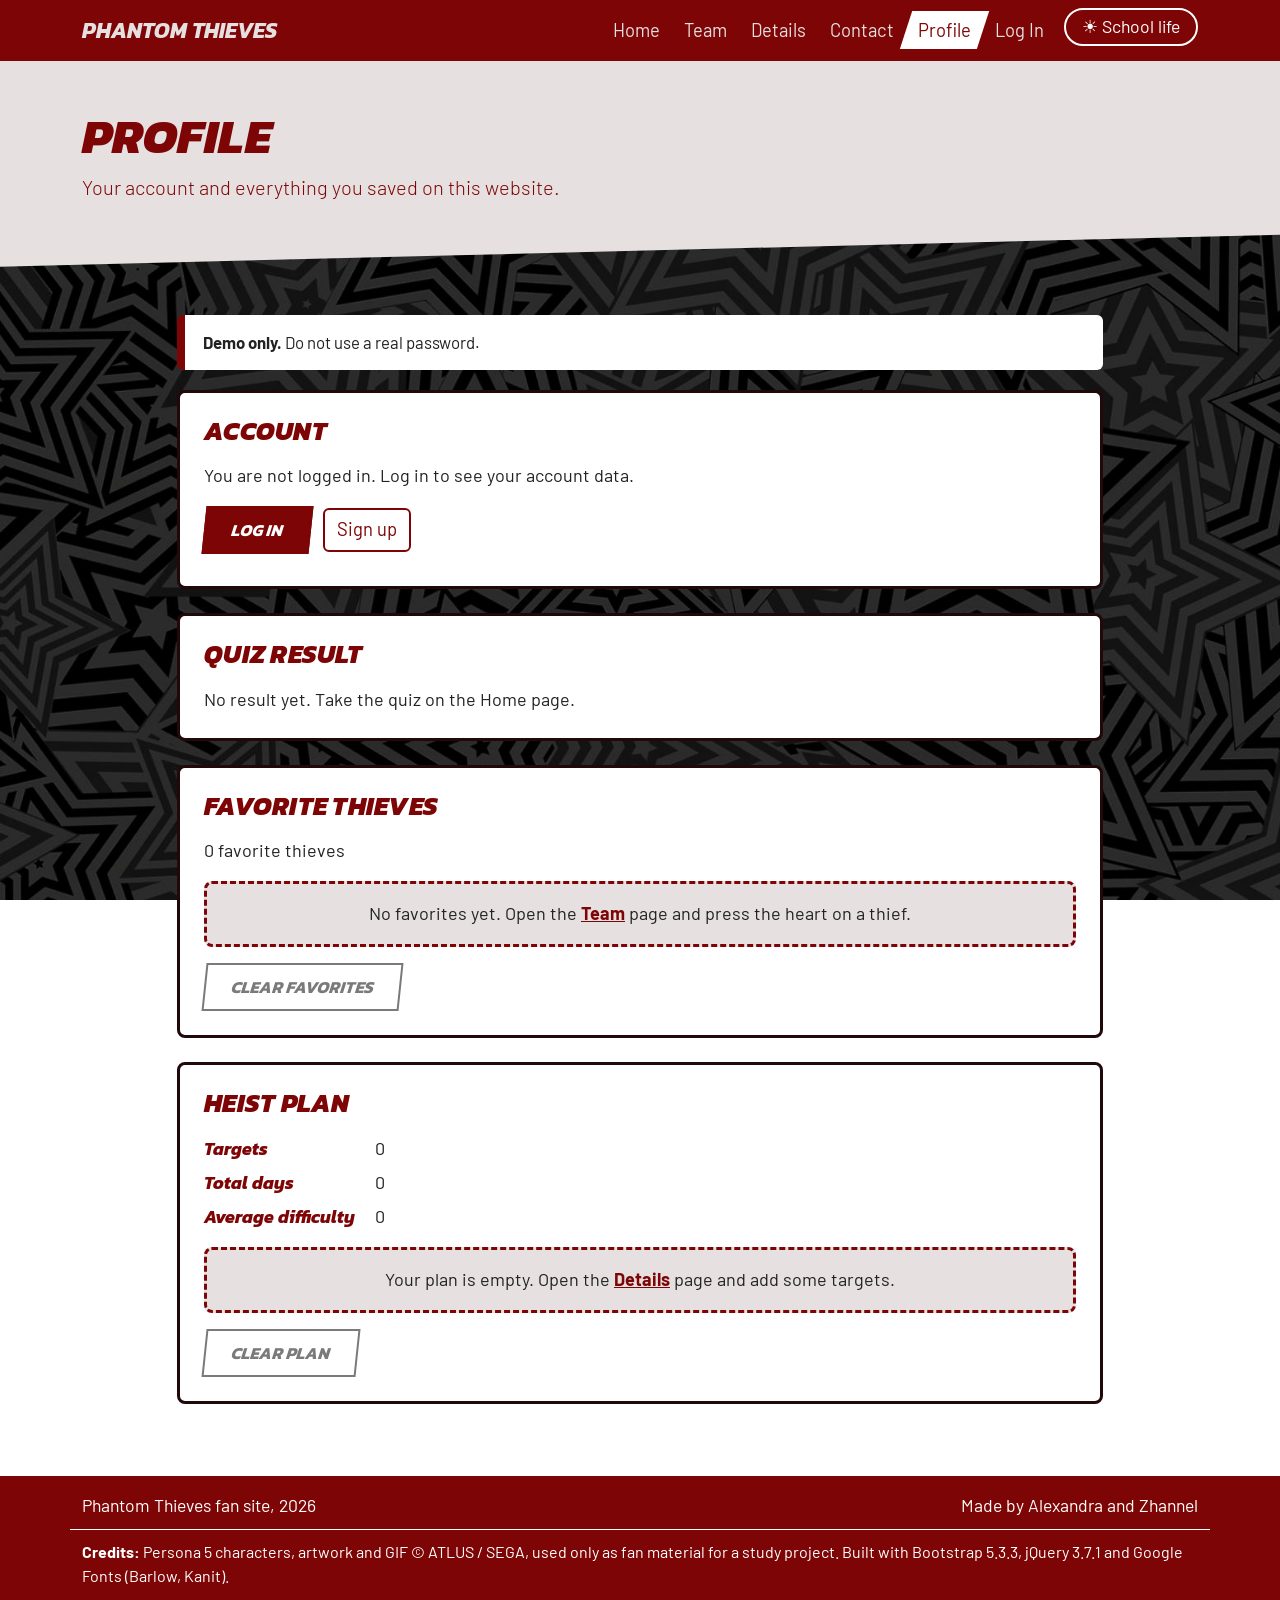
<file: profile.html>
<!DOCTYPE html>
<html lang="en">
<head>
  <meta charset="UTF-8">
  <meta name="viewport" content="width=device-width, initial-scale=1">
  <script src="js/theme.js"></script>
  <link rel="preload" as="image" href="images/school-bg.jpg">
  <title>Profile | Phantom Thieves</title>
  <link rel="icon" href="images/favicon.ico" type="image/x-icon">
  <link href="https://cdn.jsdelivr.net/npm/bootstrap@5.3.3/dist/css/bootstrap.min.css" rel="stylesheet">
  <link rel="preconnect" href="https://fonts.googleapis.com">
  <link rel="preconnect" href="https://fonts.gstatic.com" crossorigin>
  <link href="https://fonts.googleapis.com/css2?family=Barlow:wght@400;700&family=Kanit:ital,wght@1,600;1,700;1,800&display=swap" rel="stylesheet">
  <link href="css/style.css" rel="stylesheet">
</head>
<body>

<header>
  <nav class="navbar navbar-expand-lg site-nav" aria-label="Main">
    <div class="container">
      <a class="navbar-brand" href="index.html">Phantom Thieves</a>
      <button class="navbar-toggler" type="button" data-bs-toggle="collapse" data-bs-target="#menu" aria-controls="menu" aria-expanded="false" aria-label="Toggle menu">
        <span class="navbar-toggler-icon"></span>
      </button>
      <div class="collapse navbar-collapse" id="menu">
        <ul class="navbar-nav ms-auto"><li class="nav-item"><a class="nav-link" href="index.html">Home</a></li><li class="nav-item"><a class="nav-link" href="team.html">Team</a></li><li class="nav-item"><a class="nav-link" href="heists.html">Details</a></li><li class="nav-item"><a class="nav-link" href="contact.html">Contact</a></li><li class="nav-item"><a class="nav-link active" href="profile.html" aria-current="page">Profile <span class="nav-count" id="nav-count" hidden>0</span><span class="visually-hidden" id="nav-count-label"></span></a></li><li class="nav-item"><a class="nav-link" href="login.html" id="nav-login">Log In</a></li><li class="nav-item"><button type="button" class="nav-link nav-logout" id="nav-logout" hidden>Log Out</button></li><li class="nav-item"><button type="button" class="theme-toggle" id="theme-toggle" aria-label="Switch to light mode (School life)">☀ School life</button></li></ul>
      </div>
    </div>
  </nav>
</header>
<main>
  <section class="page-title">
    <div class="container">
      <h1>PROFILE</h1>
      <p class="lead">Your account and everything you saved on this website.</p>
    </div>
  </section>

  <div class="py-5">
    <div class="container">
      <div class="row justify-content-center">
        <div class="col-12 col-lg-10">

          <p class="sign-note" role="note"><strong>Demo only.</strong> Do not use a real password.</p>

          <section class="profile-card" aria-labelledby="account-h">
            <h2 id="account-h">Account</h2>
            <div id="account-out" hidden>
              <p>You are not logged in. Log in to see your account data.</p>
              <a class="btn btn-p5 me-2 mb-2" href="login.html">LOG IN</a>
              <a class="btn btn-outline-secondary mb-2" href="signup.html">Sign up</a>
            </div>
            <div id="account-in" hidden>
              <dl class="profile-dl">
                <dt>Name</dt><dd id="pf-name"></dd>
                <dt>Email</dt><dd id="pf-email"></dd>
                <dt>Member since</dt><dd id="pf-since"></dd>
              </dl>
              <button type="button" class="btn btn-outline-secondary" id="pf-logout">Log out</button>
            </div>
          </section>

          <section class="profile-card" aria-labelledby="quiz-saved-h">
            <h2 id="quiz-saved-h">Quiz result</h2>
            <p class="mb-0" id="pf-quiz"></p>
          </section>

          <section class="profile-card" aria-labelledby="fav-h">
            <h2 id="fav-h">Favorite thieves</h2>
            <p id="fav-total" aria-live="polite"></p>
            <ul class="saved-list" id="fav-list"></ul>
            <p class="saved-empty" id="fav-empty" hidden>No favorites yet. Open the <a class="p5-link-inline" href="team.html">Team</a> page and press the heart on a thief.</p>
            <button type="button" class="btn btn-p5" id="fav-clear">CLEAR FAVORITES</button>
          </section>

          <section class="profile-card" aria-labelledby="plan-h">
            <h2 id="plan-h">Heist plan</h2>
            <dl class="profile-dl">
              <dt>Targets</dt><dd id="pf-plan-count">0</dd>
              <dt>Total days</dt><dd id="pf-plan-days">0</dd>
              <dt>Average difficulty</dt><dd id="pf-plan-avg">0</dd>
            </dl>
            <ul class="saved-list" id="plan-saved-list"></ul>
            <p class="saved-empty" id="plan-saved-empty" hidden>Your plan is empty. Open the <a class="p5-link-inline" href="heists.html">Details</a> page and add some targets.</p>
            <button type="button" class="btn btn-p5" id="plan-saved-clear">CLEAR PLAN</button>
          </section>
        </div>
      </div>
    </div>
  </div>
</main>
<footer class="site-footer"><div class="container footer-row"><p class="mb-0">Phantom Thieves fan site, 2026</p><p class="mb-0">Made by Alexandra and Zhannel</p></div><div class="container footer-credits"><p class="mb-0"><strong>Credits:</strong> Persona 5 characters, artwork and GIF &copy; ATLUS / SEGA, used only as fan material for a study project. Built with Bootstrap 5.3.3, jQuery 3.7.1 and Google Fonts (Barlow, Kanit).</p></div></footer>

<script src="https://code.jquery.com/jquery-3.7.1.min.js"></script>
<script src="https://cdn.jsdelivr.net/npm/bootstrap@5.3.3/dist/js/bootstrap.bundle.min.js"></script>
<script src="js/storage.js"></script>
<script src="js/nav.js"></script>
<script src="js/main.js"></script>
<script src="js/data.js"></script>
<script src="js/profile.js"></script>
</body>
</html>
</file>
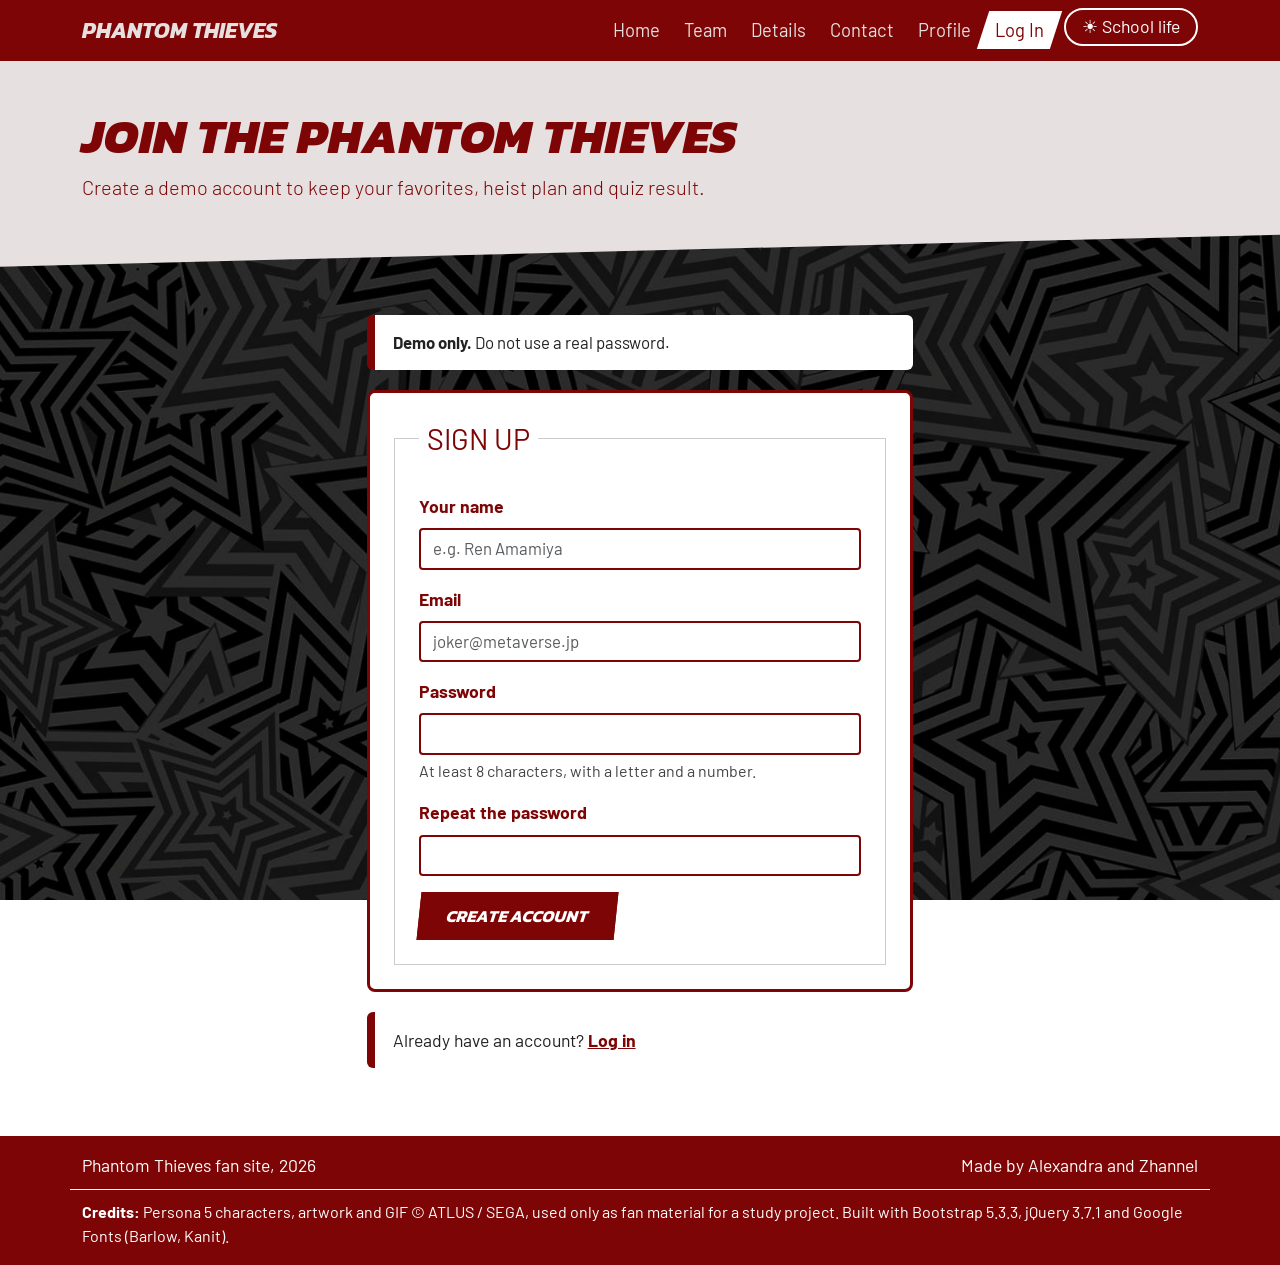
<file: signup.html>
<!DOCTYPE html>
<html lang="en">
<head>
  <meta charset="UTF-8">
  <meta name="viewport" content="width=device-width, initial-scale=1">
  <script src="js/theme.js"></script>
  <link rel="preload" as="image" href="images/school-bg.jpg">
  <title>Sign Up | Phantom Thieves</title>
  <link rel="icon" href="images/favicon.ico" type="image/x-icon">
  <link href="https://cdn.jsdelivr.net/npm/bootstrap@5.3.3/dist/css/bootstrap.min.css" rel="stylesheet">
  <link rel="preconnect" href="https://fonts.googleapis.com">
  <link rel="preconnect" href="https://fonts.gstatic.com" crossorigin>
  <link href="https://fonts.googleapis.com/css2?family=Barlow:wght@400;700&family=Kanit:ital,wght@1,600;1,700;1,800&display=swap" rel="stylesheet">
  <link href="css/style.css" rel="stylesheet">
</head>
<body>

<header>
  <nav class="navbar navbar-expand-lg site-nav" aria-label="Main">
    <div class="container">
      <a class="navbar-brand" href="index.html">Phantom Thieves</a>
      <button class="navbar-toggler" type="button" data-bs-toggle="collapse" data-bs-target="#menu" aria-controls="menu" aria-expanded="false" aria-label="Toggle menu">
        <span class="navbar-toggler-icon"></span>
      </button>
      <div class="collapse navbar-collapse" id="menu">
        <ul class="navbar-nav ms-auto"><li class="nav-item"><a class="nav-link" href="index.html">Home</a></li><li class="nav-item"><a class="nav-link" href="team.html">Team</a></li><li class="nav-item"><a class="nav-link" href="heists.html">Details</a></li><li class="nav-item"><a class="nav-link" href="contact.html">Contact</a></li><li class="nav-item"><a class="nav-link" href="profile.html">Profile <span class="nav-count" id="nav-count" hidden>0</span><span class="visually-hidden" id="nav-count-label"></span></a></li><li class="nav-item"><a class="nav-link active" href="login.html" id="nav-login" aria-current="page">Log In</a></li><li class="nav-item"><button type="button" class="nav-link nav-logout" id="nav-logout" hidden>Log Out</button></li><li class="nav-item"><button type="button" class="theme-toggle" id="theme-toggle" aria-label="Switch to light mode (School life)">☀ School life</button></li></ul>
      </div>
    </div>
  </nav>
</header>
<main>
  <section class="page-title">
    <div class="container">
      <h1>JOIN THE PHANTOM THIEVES</h1>
      <p class="lead">Create a demo account to keep your favorites, heist plan and quiz result.</p>
    </div>
  </section>

  <div class="py-5">
    <div class="container">
      <div class="row justify-content-center">
        <div class="col-12 col-md-10 col-lg-6">
          <p class="sign-note" role="note"><strong>Demo only.</strong> Do not use a real password.</p>
          <div class="success-box" id="signup-success" role="status" hidden></div>
          <form class="form-box" id="signup-form" novalidate>
            <fieldset>
              <legend class="section-heading">SIGN UP</legend>
              <div class="mb-3">
                <label class="form-label p5-label" for="su-name">Your name</label>
                <input class="form-control p5-input" type="text" id="su-name" name="name" autocomplete="name" placeholder="e.g. Ren Amamiya" aria-describedby="su-name-error">
                <div class="invalid-feedback" id="su-name-error"></div>
              </div>
              <div class="mb-3">
                <label class="form-label p5-label" for="su-email">Email</label>
                <input class="form-control p5-input" type="email" id="su-email" name="email" autocomplete="email" placeholder="joker@metaverse.jp" aria-describedby="su-email-error">
                <div class="invalid-feedback" id="su-email-error"></div>
              </div>
              <div class="mb-3">
                <label class="form-label p5-label" for="su-password">Password</label>
                <input class="form-control p5-input" type="password" id="su-password" name="password" autocomplete="new-password" aria-describedby="su-password-hint su-password-error">
                <div class="form-text p5-hint" id="su-password-hint">At least 8 characters, with a letter and a number.</div>
                <div class="invalid-feedback" id="su-password-error"></div>
              </div>
              <div class="mb-3">
                <label class="form-label p5-label" for="su-confirm">Repeat the password</label>
                <input class="form-control p5-input" type="password" id="su-confirm" name="confirm" autocomplete="new-password" aria-describedby="su-confirm-error">
                <div class="invalid-feedback" id="su-confirm-error"></div>
              </div>
              <button type="submit" class="btn btn-p5">CREATE ACCOUNT</button>
            </fieldset>
          </form>
          <p class="auth-switch sign-note">Already have an account? <a class="p5-link-inline" href="login.html">Log in</a></p>
        </div>
      </div>
    </div>
  </div>
</main>
<footer class="site-footer"><div class="container footer-row"><p class="mb-0">Phantom Thieves fan site, 2026</p><p class="mb-0">Made by Alexandra and Zhannel</p></div><div class="container footer-credits"><p class="mb-0"><strong>Credits:</strong> Persona 5 characters, artwork and GIF &copy; ATLUS / SEGA, used only as fan material for a study project. Built with Bootstrap 5.3.3, jQuery 3.7.1 and Google Fonts (Barlow, Kanit).</p></div></footer>

<script src="https://code.jquery.com/jquery-3.7.1.min.js"></script>
<script src="https://cdn.jsdelivr.net/npm/bootstrap@5.3.3/dist/js/bootstrap.bundle.min.js"></script>
<script src="js/storage.js"></script>
<script src="js/nav.js"></script>
<script src="js/main.js"></script>
<script src="js/validation.js"></script>
<script src="js/signup.js"></script>
</body>
</html>
</file>
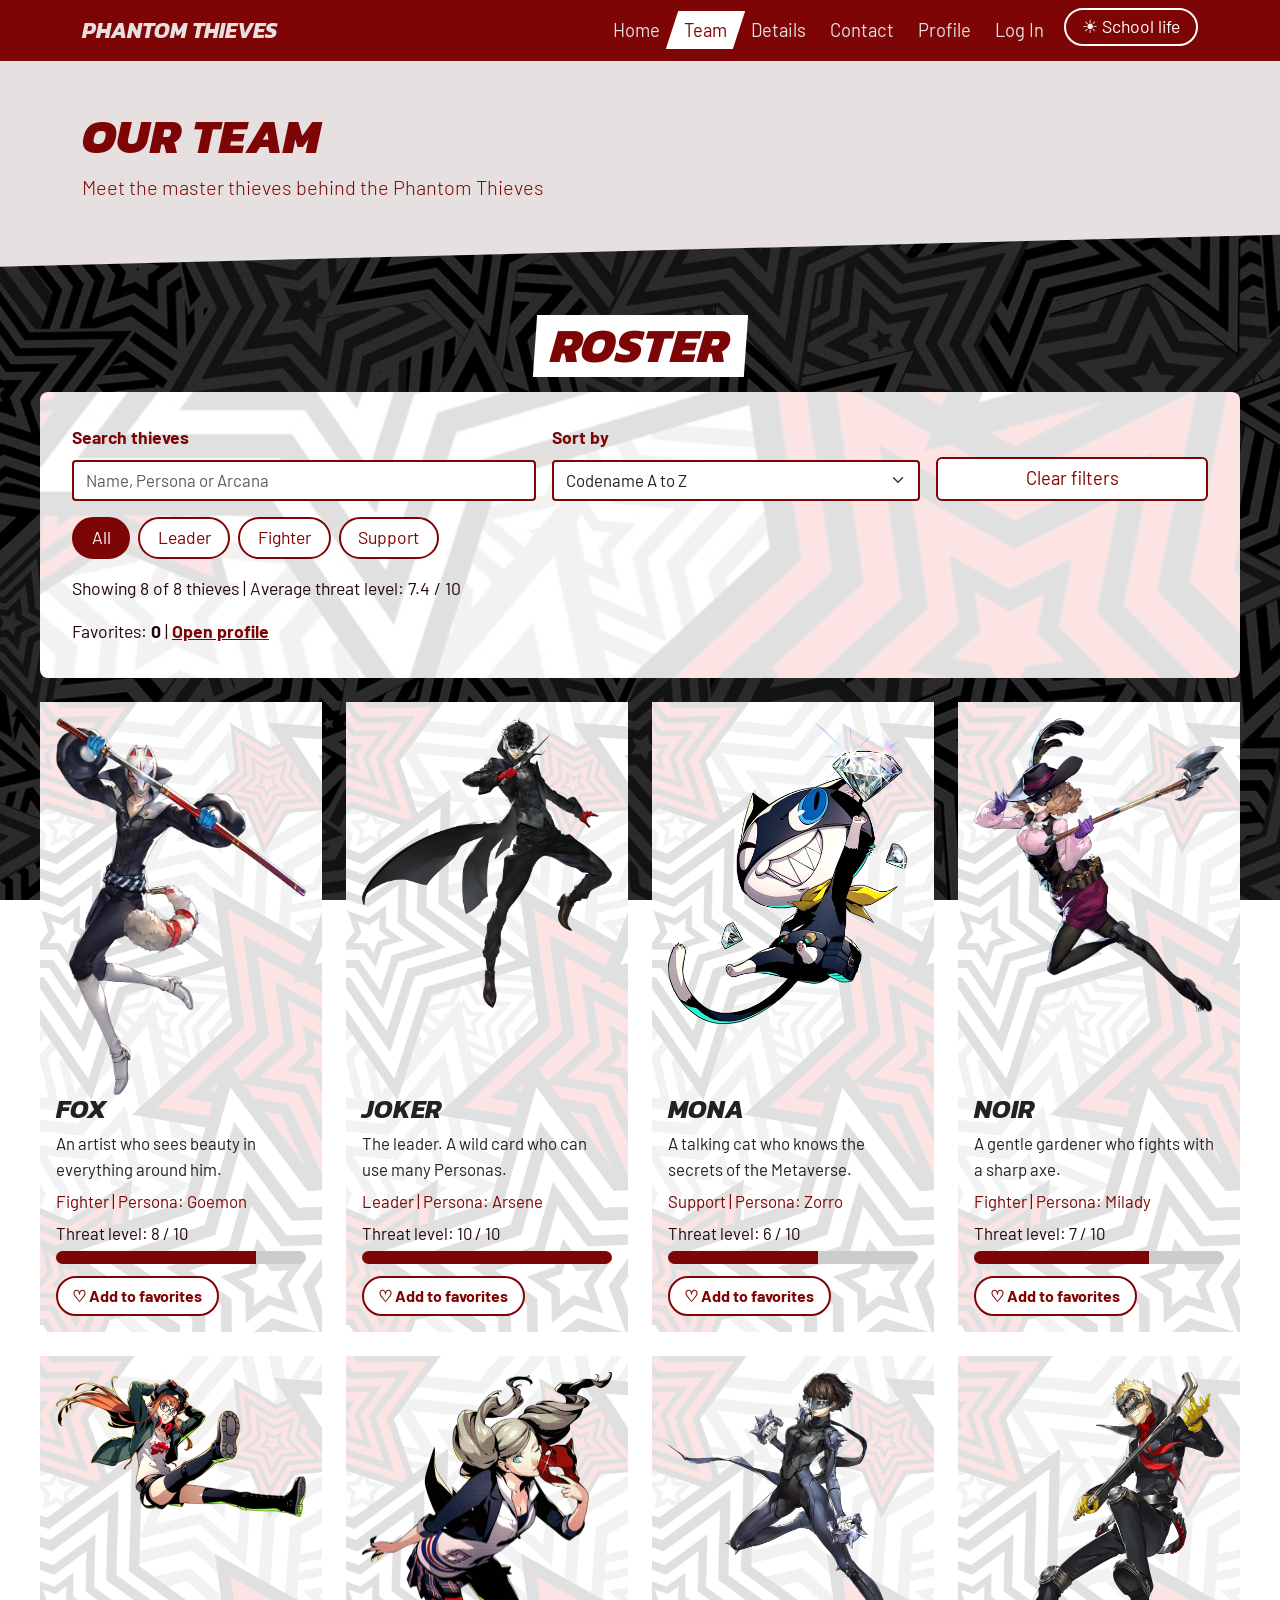
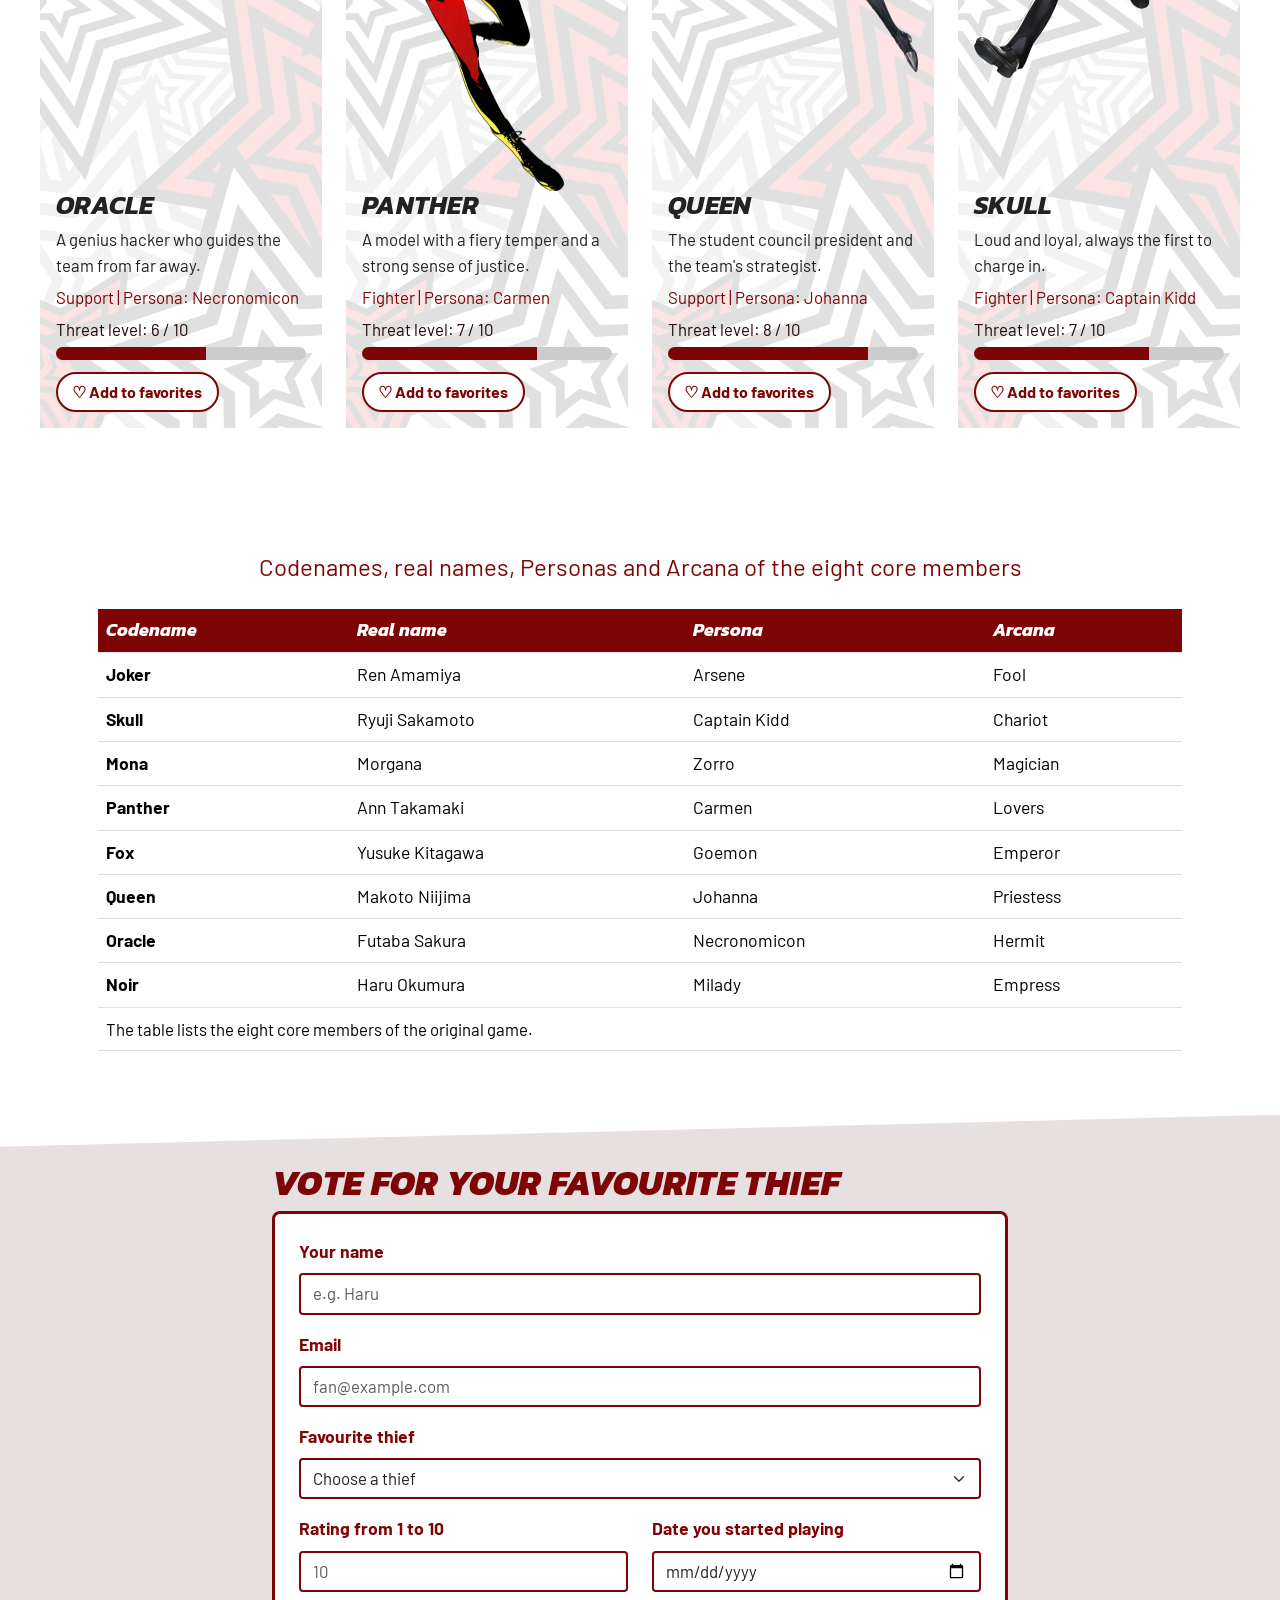
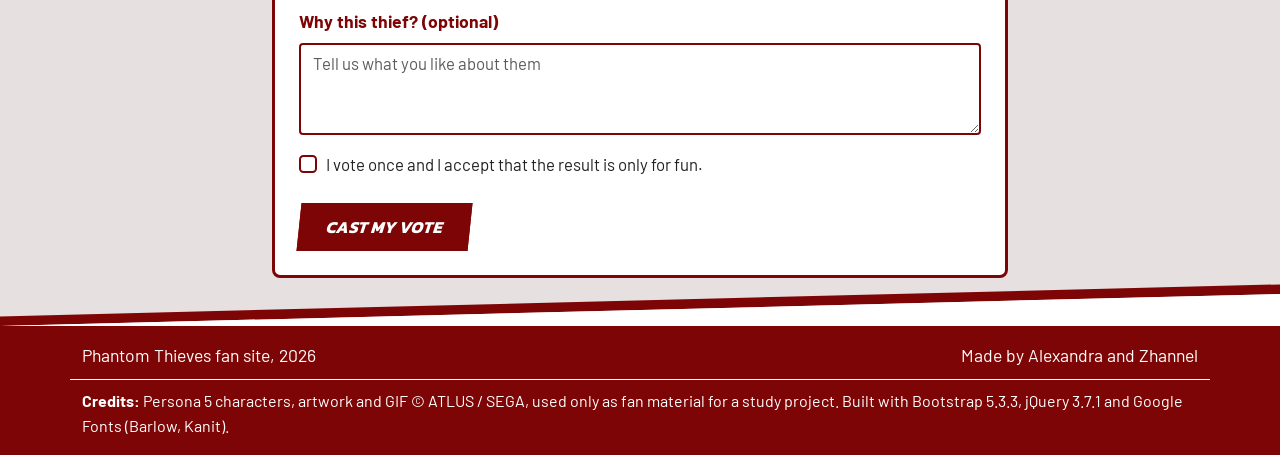
<file: team.html>
<!DOCTYPE html>
<html lang="en">
<head>
  <meta charset="UTF-8">
  <meta name="viewport" content="width=device-width, initial-scale=1">
  <script src="js/theme.js"></script>
  <link rel="preload" as="image" href="images/school-bg.jpg">
  <title>Team | Phantom Thieves</title>
  <link rel="icon" href="images/favicon.ico" type="image/x-icon">
  <link href="https://cdn.jsdelivr.net/npm/bootstrap@5.3.3/dist/css/bootstrap.min.css" rel="stylesheet">
  <link rel="preconnect" href="https://fonts.googleapis.com">
  <link rel="preconnect" href="https://fonts.gstatic.com" crossorigin>
  <link href="https://fonts.googleapis.com/css2?family=Barlow:wght@400;700&family=Kanit:ital,wght@1,600;1,700;1,800&display=swap" rel="stylesheet">
  <link href="css/style.css" rel="stylesheet">
</head>
<body>
<header>
  <nav class="navbar navbar-expand-lg site-nav" aria-label="Main">
    <div class="container">
      <a class="navbar-brand" href="index.html">Phantom Thieves</a>
      <button class="navbar-toggler" type="button" data-bs-toggle="collapse" data-bs-target="#menu" aria-controls="menu" aria-expanded="false" aria-label="Toggle menu"><span class="navbar-toggler-icon"></span></button>
      <div class="collapse navbar-collapse" id="menu"><ul class="navbar-nav ms-auto"><li class="nav-item"><a class="nav-link" href="index.html">Home</a></li><li class="nav-item"><a class="nav-link active" href="team.html" aria-current="page">Team</a></li><li class="nav-item"><a class="nav-link" href="heists.html">Details</a></li><li class="nav-item"><a class="nav-link" href="contact.html">Contact</a></li><li class="nav-item"><a class="nav-link" href="profile.html">Profile <span class="nav-count" id="nav-count" hidden>0</span><span class="visually-hidden" id="nav-count-label"></span></a></li><li class="nav-item"><a class="nav-link" href="login.html" id="nav-login">Log In</a></li><li class="nav-item"><button type="button" class="nav-link nav-logout" id="nav-logout" hidden>Log Out</button></li><li class="nav-item"><button type="button" class="theme-toggle" id="theme-toggle" aria-label="Switch to light mode (School life)">☀ School life</button></li></ul></div>
    </div>
  </nav>
</header>
<main>
<section class="page-title"><div class="container"><h1>Our Team</h1><p class="lead">Meet the master thieves behind the Phantom Thieves</p></div></section>

<section class="roster" aria-labelledby="roster-h">
  <h2 id="roster-h" class="roster-heading plate">Roster</h2>
  <div class="team-tools content-box" role="search">
    <div class="row g-3 align-items-end">
      <div class="col-12 col-md-5">
        <label class="form-label p5-label" for="member-search">Search thieves</label>
        <input class="form-control p5-input" type="search" id="member-search" placeholder="Name, Persona or Arcana" autocomplete="off">
      </div>
      <div class="col-12 col-md-4">
        <label class="form-label p5-label" for="member-sort">Sort by</label>
        <select class="form-select p5-input" id="member-sort">
          <option value="name">Codename A to Z</option>
          <option value="threat">Threat level, high to low</option>
          <option value="persona">Persona A to Z</option>
        </select>
      </div>
      <div class="col-12 col-md-3">
        <button type="button" class="btn btn-outline-secondary w-100" id="member-reset">Clear filters</button>
      </div>
      <div class="col-12">
        <div class="filter-group" role="group" aria-label="Filter by role" id="role-filters">
          <button type="button" class="filter-btn active" data-role="All" aria-pressed="true">All</button>
          <button type="button" class="filter-btn" data-role="Leader" aria-pressed="false">Leader</button>
          <button type="button" class="filter-btn" data-role="Fighter" aria-pressed="false">Fighter</button>
          <button type="button" class="filter-btn" data-role="Support" aria-pressed="false">Support</button>
        </div>
      </div>
    </div>
    <p class="team-count mb-0" id="team-count" aria-live="polite"></p>
    <p class="team-count fav-line mb-0">Favorites: <strong id="fav-count">0</strong> | <a class="p5-link-inline" href="profile.html">Open profile</a></p>
  </div>
  <div class="roster-grid" id="roster-grid"></div>
  <div class="empty-state" id="team-empty" hidden>
    <h3>No thief found</h3>
    <p id="team-empty-text">Nobody matches your search.</p>
  </div>
</section>

<div class="py-5">
  <div class="container">
    <div class="table-responsive table-box">
      <table class="table">
        <caption class="table-caption">Codenames, real names, Personas and Arcana of the eight core members</caption>
        <thead><tr><th scope="col">Codename</th><th scope="col">Real name</th><th scope="col">Persona</th><th scope="col">Arcana</th></tr></thead>
        <tbody>
          <tr><th scope="row">Joker</th><td>Ren Amamiya</td><td>Arsene</td><td>Fool</td></tr>
          <tr><th scope="row">Skull</th><td>Ryuji Sakamoto</td><td>Captain Kidd</td><td>Chariot</td></tr>
          <tr><th scope="row">Mona</th><td>Morgana</td><td>Zorro</td><td>Magician</td></tr>
          <tr><th scope="row">Panther</th><td>Ann Takamaki</td><td>Carmen</td><td>Lovers</td></tr>
          <tr><th scope="row">Fox</th><td>Yusuke Kitagawa</td><td>Goemon</td><td>Emperor</td></tr>
          <tr><th scope="row">Queen</th><td>Makoto Niijima</td><td>Johanna</td><td>Priestess</td></tr>
          <tr><th scope="row">Oracle</th><td>Futaba Sakura</td><td>Necronomicon</td><td>Hermit</td></tr>
          <tr><th scope="row">Noir</th><td>Haru Okumura</td><td>Milady</td><td>Empress</td></tr>
        </tbody>
        <tfoot><tr><td colspan="4">The table lists the eight core members of the original game.</td></tr></tfoot>
      </table>
    </div>
  </div>
</div>

<section class="py-5 section-alt" id="vote" aria-labelledby="poll-h">
  <div class="container">
    <div class="row justify-content-center">
      <div class="col-12 col-md-10 col-lg-8">
        <h2 id="poll-h">Vote for your favourite thief</h2>
        <div class="success-box" id="poll-success" role="status" hidden></div>
        <div class="poll-results" id="poll-results" hidden>
          <h3 class="h5">Live results</h3>
          <ul class="poll-list" id="poll-results-list"></ul>
        </div>
        <form class="form-box" id="poll-form" novalidate>
          <div class="mb-3">
            <label class="form-label p5-label" for="poll-name">Your name</label>
            <input class="form-control p5-input" type="text" id="poll-name" name="name" placeholder="e.g. Haru" autocomplete="name" aria-describedby="poll-name-error">
            <div class="invalid-feedback" id="poll-name-error"></div>
          </div>
          <div class="mb-3">
            <label class="form-label p5-label" for="poll-email">Email</label>
            <input class="form-control p5-input" type="email" id="poll-email" name="email" placeholder="fan@example.com" autocomplete="email" aria-describedby="poll-email-error">
            <div class="invalid-feedback" id="poll-email-error"></div>
          </div>
          <div class="mb-3">
            <label class="form-label p5-label" for="poll-thief">Favourite thief</label>
            <select class="form-select p5-input" id="poll-thief" name="thief" aria-describedby="poll-thief-error">
              <option value="">Choose a thief</option>
            </select>
            <div class="invalid-feedback" id="poll-thief-error"></div>
          </div>
          <div class="row">
            <div class="col-12 col-sm-6 mb-3">
              <label class="form-label p5-label" for="poll-rating">Rating from 1 to 10</label>
              <input class="form-control p5-input" type="number" id="poll-rating" name="rating" min="1" max="10" placeholder="10" aria-describedby="poll-rating-error">
              <div class="invalid-feedback" id="poll-rating-error"></div>
            </div>
            <div class="col-12 col-sm-6 mb-3">
              <label class="form-label p5-label" for="poll-date">Date you started playing</label>
              <input class="form-control p5-input" type="date" id="poll-date" name="date" aria-describedby="poll-date-error">
              <div class="invalid-feedback" id="poll-date-error"></div>
            </div>
          </div>
          <div class="mb-3">
            <label class="form-label p5-label" for="poll-comment">Why this thief? (optional)</label>
            <textarea class="form-control p5-input" id="poll-comment" name="comment" rows="3" maxlength="200" placeholder="Tell us what you like about them" aria-describedby="poll-comment-error"></textarea>
            <div class="invalid-feedback" id="poll-comment-error"></div>
          </div>
          <div class="form-check mb-4">
            <input class="form-check-input" type="checkbox" id="poll-agree" name="agree" aria-describedby="poll-agree-error">
            <label class="form-check-label p5-check-label" for="poll-agree">I vote once and I accept that the result is only for fun.</label>
            <div class="invalid-feedback" id="poll-agree-error"></div>
          </div>
          <button type="submit" class="btn btn-p5">CAST MY VOTE</button>
        </form>
      </div>
    </div>
  </div>
</section>
</main>
<footer class="site-footer"><div class="container footer-row"><p class="mb-0">Phantom Thieves fan site, 2026</p><p class="mb-0">Made by Alexandra and Zhannel</p></div><div class="container footer-credits"><p class="mb-0"><strong>Credits:</strong> Persona 5 characters, artwork and GIF &copy; ATLUS / SEGA, used only as fan material for a study project. Built with Bootstrap 5.3.3, jQuery 3.7.1 and Google Fonts (Barlow, Kanit).</p></div></footer>
<script src="https://code.jquery.com/jquery-3.7.1.min.js"></script>
<script src="https://cdn.jsdelivr.net/npm/bootstrap@5.3.3/dist/js/bootstrap.bundle.min.js"></script>
<script src="js/storage.js"></script>
<script src="js/nav.js"></script>
<script src="js/main.js"></script>
<script src="js/validation.js"></script>
<script src="js/data.js"></script>
<script src="js/team.js"></script>
</body>
</html>
</file>
<file: css/style.css>
:root{
  --color-main:#7e0505;
  --color-accent:#ffffff;
  --color-bg:#220909;
  --color-alt:#e6e0e0;
  --font-heading: "Kanit", sans-serif;
  --font-body: "Barlow", sans-serif;
  --cut: min(2.5vw, 2.2rem);
  --space:1rem;
}

body {
  font-family: var(--font-body);
  font-size: 1.125rem;
  line-height: 1.55;
  color: var(--color-main);
  background: url('../images/Background.jpg') repeat center center fixed;
  background-size: cover;
}

h1,h2,h3{font-family:var(--font-heading);font-weight:800;font-style:italic;text-transform:uppercase;letter-spacing:.01em;line-height:1.15;overflow-wrap:anywhere}
h1{font-size:clamp(1.9rem,7vw,3rem)}
h2{font-size:clamp(1.5rem,5vw,2.2rem)}
h3{font-size:1.4rem;font-weight:700}
.btn{font-size:1.15rem}
img{max-width:100%}
:focus-visible{outline:3px solid var(--color-accent);outline-offset:2px;box-shadow:0 0 0 6px var(--color-bg)}

.site-nav{--slash-bg:var(--color-accent);--slash-fg:var(--color-main);background:var(--color-main)}
.site-nav .navbar-brand,.site-nav .nav-link{color:var(--color-alt)}
.site-nav .navbar-brand{font-family:var(--font-heading);font-size:1.35rem}
.site-nav .nav-link{position:relative;isolation:isolate;font-size:1.15rem;transition:color .25s ease}
/* room for the slanted hover plate, so the first letter is never cut off */
.site-nav .navbar-nav .nav-link{padding-left:1rem;padding-right:1rem}
.site-nav .nav-link::before{
  content:"";
  position:absolute;
  inset:.2rem 0;
  background:var(--slash-bg);
  transform:skewX(-18deg) scaleX(0);
  transform-origin:left center;
  transition:transform .3s ease;
  z-index:-1;
}
.site-nav .nav-link:hover,.site-nav .nav-link:focus-visible,.site-nav .nav-link.active{color:var(--slash-fg)}
.site-nav .nav-link:hover::before,.site-nav .nav-link:focus-visible::before,.site-nav .nav-link.active::before{transform:skewX(-18deg) scaleX(1)}
.site-nav .navbar-toggler{border-color:var(--color-accent)}
.site-nav .navbar-toggler-icon{filter:invert(1)}
.hero,.page-title{padding:3rem 0;background:var(--color-alt)}
.section-alt{background:var(--color-alt)}
.quote-box{margin:0;padding:var(--space);border-left:6px solid var(--color-accent);background:var(--color-alt)}
.table caption{caption-side:top; font-size:1.5rem; color:var(--color-main); text-align:center; margin-bottom:1rem}
fieldset{border:1px solid #ccc;padding:1.5rem}
legend{float:none;width:auto;padding:0 .5rem;font-size:1.05rem}

.site-footer{padding:1rem 0;background:var(--color-main);color:var(--color-accent);font-size:1.1rem}
.footer-row{display:flex;flex-wrap:wrap;justify-content:space-between;gap:.5rem}

.roster{padding:2rem 1rem}
.roster-heading{margin-bottom:1rem; font-size:clamp(2rem,6vw,3rem);}
.roster-grid{display:grid;grid-template-columns:1fr;gap:var(--space);max-width:1200px;margin:0 auto}

.member {
  padding: var(--space);
  background: linear-gradient(rgba(255, 255, 255, 0.88), rgba(255, 255, 255, 0.88)), url('../images/member-bg.jpg') no-repeat center center;
  background-size: cover;
  color: #222;
}

.member h3 {
  font-size: 1.6rem;
  margin: .6rem 0 .3rem;
  margin-top: auto; 
}

.member p{font-size: 1.05rem;margin:0}


.member img {
  display: block;
  width: 100%;
  height: auto;
  margin: 0 auto;
}

.content-box {
  padding: 2rem;
  border-radius: 8px; 
  background: linear-gradient(rgba(255, 255, 255, 0.88), rgba(255, 255, 255, 0.88)), url('../images/member-bg.jpg') no-repeat center center;
  background-size: cover;
  color: #222;
}

@media (min-width:768px){
  .roster{padding:3rem 2rem}
  .roster-grid{grid-template-columns:repeat(2,1fr);gap:1.5rem}
  .member img{max-width:14rem}
}
@media (min-width:1200px){
  .roster-grid{grid-template-columns:repeat(4,1fr)}
  .member img{max-width:100%}
}

.slot {
  display: block;
  width: 100%;
  height: auto;
  object-fit: cover;
}

.palace-box {
  max-width: 800px;
  margin: 0 auto;
  padding: 2rem;
  border-radius: 8px;
  background: linear-gradient(rgba(255, 255, 255, 0.88), rgba(255, 255, 255, 0.88)), url('../images/member-bg.jpg') no-repeat center center;
  background-size: cover;
  color: #222;
  border: 1px solid #ccc;
}

.palace-box h3 {
  color: var(--color-main);
  font-size: 1.6rem;
  margin-bottom: 1rem;
}

.palace-box p {
  font-size: 1.05rem;
  margin: 0;
}

.palace-box img.slot {
  border-radius: 6px;
}

.p5-link {
  color: var(--color-main);
  background: var(--color-accent);
}

.form-box{
  background-color: #ffffff;
}
.btn-primary {
  background-color: var(--color-main);
  color: var(--color-accent);
  border: none;
}

.nav-tabs{gap:.25rem;border-bottom:3px solid var(--color-accent)}
.nav-tabs .nav-link{
  padding:.5rem 1.25rem;
  border:2px solid var(--color-accent);
  border-bottom:0;
  border-radius:6px 6px 0 0;
  background:var(--color-bg);
  color:var(--color-accent);
  font-family:var(--font-heading);
  font-size:1.05rem;
  transition:background .3s ease, color .3s ease;
}
.nav-tabs .nav-link:hover{border-color:var(--color-accent);background:var(--color-main);color:var(--color-accent)}
.nav-tabs .nav-link.active{border-color:var(--color-accent);background:var(--color-accent);color:var(--color-main)}

.gif-overlay{
  position:fixed;
  inset:0;
  display:flex;
  align-items:center;
  justify-content:center;
  background:rgba(0,0,0,.85);
  opacity:0;
  visibility:hidden;
  transition:opacity .3s, visibility .3s;
  z-index:2000;
}
.gif-overlay.show{opacity:1;visibility:visible}
.gif-overlay img {
  width: 100vw;
  height: 100vh;
  object-fit: cover;
}

.btn {
    transition: transform 0.3s ease, box-shadow 0.3s ease;
}

.btn:hover {
    transform: translateY(-3px) rotate(2deg);
    box-shadow: 0 6px 15px rgba(0, 0, 0, 0.2);
}

.card {
    transition: transform 0.3s ease, box-shadow 0.3s ease, border-color 0.3s ease;
}

.card:hover {
    transform: translateY(-5px);
    box-shadow: 0 10px 25px rgba(75, 3, 3, 0.459);
    border-color: #fd0606;
}

.back-top{
  position:fixed;
  right:1rem;
  bottom:1rem;
  width:3rem;
  height:3rem;
  border:2px solid var(--color-accent);
  border-radius:50%;
  background:var(--color-main);
  color:var(--color-accent);
  font-size:1.15rem;
  line-height:1;
  z-index:1500;
  transition:transform .3s ease, background .3s ease;
}
.back-top:hover{background:var(--color-bg);transform:translateY(-4px) rotate(-8deg)}

.js .reveal{opacity:0}

.btn-outline-secondary{
  color:var(--color-main);
  background:var(--color-accent);
  border:2px solid var(--color-main);
}
.btn-outline-secondary:hover,.btn-outline-secondary:focus-visible{
  color:var(--color-accent);
  background:var(--color-main);
  border-color:var(--color-accent);
}
.hero .btn{font-size:1.15rem}

.quiz-box h2{margin-bottom:.5rem}
.quiz-status{margin-bottom:1rem;font-size:1.1rem;color:var(--color-main)}
.quiz-question{margin-bottom:1rem;color:var(--color-bg);font-size:1.3rem}
.quiz-question:focus{outline:none}
.quiz-options{display:grid;grid-template-columns:1fr;gap:.75rem;margin-bottom:1rem}
.quiz-option{
  padding:.75rem 1rem;
  border:2px solid var(--color-main);
  border-radius:6px;
  background:var(--color-accent);
  color:var(--color-bg);
  font-family:var(--font-body);
  font-size:1.15rem;
  text-align:left;
  transition:transform .3s ease, background .3s ease, color .3s ease;
}
.quiz-option:hover:not(:disabled){background:var(--color-main);color:var(--color-accent);transform:translateX(6px)}
.quiz-option:disabled{cursor:default}
.quiz-option.correct{background:#1e6b2e;border-color:#1e6b2e;color:#fff}
.quiz-option.wrong{background:var(--color-bg);border-color:var(--color-bg);color:#fff;text-decoration:line-through}
.quiz-feedback{min-height:2.2rem;font-size:1.1rem}
.quiz-feedback.ok{color:#1e6b2e}
.quiz-feedback.bad{color:var(--color-main)}
.quiz-actions{display:flex;flex-wrap:wrap;gap:.75rem}
.quiz-actions .btn{font-size:1.1rem}
.quiz-actions .btn:disabled{opacity:.5}

.faq .accordion-item{border-color:var(--color-main)}
.faq .accordion-button{
  font-family:var(--font-heading);
  font-size:1.1rem;
  color:var(--color-main);
  background:var(--color-accent);
}
.faq .accordion-button:not(.collapsed){color:var(--color-accent);background:var(--color-main);box-shadow:none}
.faq .accordion-button:not(.collapsed)::after{filter:brightness(0) invert(1)}
.faq .accordion-button:hover{background:var(--color-bg);color:var(--color-accent)}
.faq-panel{display:none;font-size:1.15rem;color:#222;background:var(--color-accent)}

@media (min-width:768px){
  .quiz-options{grid-template-columns:repeat(2,1fr)}
}

.btn-primary{
  --bs-btn-color:var(--color-accent);
  --bs-btn-bg:var(--color-main);
  --bs-btn-border-color:var(--color-main);
  --bs-btn-hover-color:var(--color-accent);
  --bs-btn-hover-bg:var(--color-bg);
  --bs-btn-hover-border-color:var(--color-accent);
  --bs-btn-active-color:var(--color-accent);
  --bs-btn-active-bg:var(--color-bg);
  --bs-btn-active-border-color:var(--color-accent);
  --bs-btn-disabled-color:var(--color-accent);
  --bs-btn-disabled-bg:var(--color-main);
  --bs-btn-disabled-border-color:var(--color-main);
  border:2px solid var(--color-main);
}

.team-tools{max-width:1200px;margin:0 auto 1.5rem}
.p5-label{color:var(--color-main);font-size:1.1rem;font-weight:700}
.p5-input{
  border:2px solid var(--color-main);
  border-radius:4px;
  color:#222;
  font-size:1.05rem;
  transition:border-color .3s, box-shadow .3s;
}
.p5-input:focus{border-color:var(--color-bg);box-shadow:0 0 0 4px var(--color-main);outline:3px solid var(--color-accent)}
.p5-check-label{color:#222;font-size:1.05rem}
.form-check-input{border:2px solid var(--color-main)}
.form-check-input:checked{background-color:var(--color-main);border-color:var(--color-main)}
.form-control.is-invalid,.form-select.is-invalid,.form-check-input.is-invalid{border-color:#b00020;background-image:none}
.form-select.is-invalid{background-image:var(--bs-form-select-bg-img)}
.form-check-input.is-invalid:checked{background-image:var(--bs-form-check-bg-image)}
.invalid-feedback{color:#b00020;font-family:var(--font-body);font-size:1.05rem;font-weight:bold}

.filter-group{display:flex;flex-wrap:wrap;gap:.5rem}
.filter-btn{
  padding:.35rem 1.1rem;
  border:2px solid var(--color-main);
  border-radius:999px;
  background:var(--color-accent);
  color:var(--color-main);
  font-family:var(--font-body);
  font-size:1.1rem;
  transition:background .3s, color .3s, transform .3s;
}
.filter-btn:hover{background:var(--color-bg);color:var(--color-accent);transform:translateY(-3px)}
.filter-btn.active{background:var(--color-main);color:var(--color-accent)}
.team-count{margin-top:1rem;font-size:1.1rem;color:var(--color-bg)}

.member{display:flex;flex-direction:column;transition:transform .3s ease, box-shadow .3s ease}
.member:hover{transform:translateY(-5px);box-shadow:0 10px 25px rgba(0,0,0,.6)}
.member-meta{margin-top:.4rem !important;color:var(--color-main)}
.threat-label{margin-top:.4rem !important;color:var(--color-bg);font-size:1.05rem}
.threat{height:.8rem;margin-top:.3rem;background:#ccc;border-radius:999px;overflow:hidden}
.threat-bar{display:block;height:100%;background:var(--color-main)}

.empty-state{max-width:600px;margin:0 auto;padding:2rem;border:3px dashed var(--color-accent);border-radius:8px;background:var(--color-alt);text-align:center}
.empty-state[hidden]{display:none}
.empty-state p{font-size:1.15rem;margin:0}

.table-box{padding:1rem;background:var(--color-accent);border-radius:8px}
.table-box .table{margin-bottom:0;font-size:1.1rem;color:#222}
.table-box .table thead th{background:var(--color-main);color:var(--color-accent);font-family:var(--font-heading)}
.table-box .table tbody tr:hover{background:var(--color-alt)}
.table-box tfoot td{font-size:1.05rem}

.form-box{padding:1.5rem;border:3px solid var(--color-main);border-radius:8px}
.btn-p5{
  padding:.6rem 1.6rem;
  border:2px solid var(--color-main);
  border-radius:0;
  background:var(--color-main);
  color:var(--color-accent);
  font-family:var(--font-heading);
  font-size:1.05rem;
  transform:skew(-6deg);
  transition:transform .3s ease, background .3s ease, color .3s ease;
}
.btn-p5:hover,.btn-p5:focus-visible{background:var(--color-bg);color:var(--color-accent);transform:skew(-6deg) translateY(-3px)}
.btn-p5:disabled{opacity:.6}

.success-box{
  margin-bottom:1rem;
  padding:1rem 1.25rem;
  border:3px solid var(--color-accent);
  border-left:10px solid var(--color-main);
  background:var(--color-bg);
  color:var(--color-accent);
  font-size:1.15rem;
}
.success-box[hidden]{display:none}

.plate{display:inline-block;margin-bottom:1rem;padding:.2rem 1rem;background:var(--color-accent);color:var(--color-main);transform:skew(-4deg)}
.p5-note{padding:.75rem 1rem;border-left:6px solid var(--color-accent);background:var(--color-bg);font-size:1.1rem}
.p5-link{display:inline-block;font-size:1.1rem;text-decoration:none;transition:background .3s, color .3s, transform .3s}
.p5-link:hover,.p5-link:focus-visible{background:var(--color-main);color:var(--color-accent);transform:translateX(6px)}
.p5-modal{border:3px solid var(--color-accent);border-radius:0;background:var(--color-bg);color:var(--color-accent);font-size:1.1rem}
.p5-modal .modal-header{border-bottom:3px solid var(--color-main)}
.p5-modal .modal-title{color:var(--color-accent)}
.quote-box p{font-size:1.3rem;font-style:italic}
.quote-box footer{font-size:1.05rem}

.db-tools{margin-bottom:1.5rem;padding:1.25rem;border:3px solid var(--color-main);border-radius:8px;background:var(--color-accent)}
.db-count{margin-top:1rem !important;font-size:1.1rem;color:var(--color-bg)}
.palace-grid{display:grid;grid-template-columns:1fr;gap:1rem}
.palace-card{
  display:flex;
  flex-direction:column;
  padding:1.25rem;
  border:3px solid var(--color-main);
  border-radius:8px;
  background:var(--color-accent);
  color:#222;
  transition:transform .3s ease, box-shadow .3s ease, border-color .3s ease;
}
.palace-card:hover{transform:translateY(-5px);box-shadow:0 10px 25px rgba(75,3,3,.459);border-color:#fd0606}
.palace-card h3{color:var(--color-main);font-size:1.3rem}
.palace-info{margin-bottom:.75rem;font-size:1.05rem}
.palace-days{margin:.5rem 0 1rem;font-size:1.05rem;color:var(--color-main)}
.palace-card .btn-p5{align-self:flex-start;margin-top:auto}
.palace-card .btn-p5.in-plan{background:var(--color-accent);color:var(--color-main)}
.meter{height:.9rem;background:#ccc;border-radius:999px;overflow:hidden}
.meter-fill{display:block;height:100%;background:var(--color-main)}

.plan-box{padding:1.25rem;border:3px solid var(--color-bg);border-radius:8px;background:var(--color-alt);color:#222}
.plan-box h3{color:var(--color-main)}
.plan-empty{font-size:1.05rem}
.plan-empty[hidden]{display:none}
.plan-list{margin:0 0 1rem;padding:0;list-style:none}
.plan-list li{padding:.5rem .75rem;margin-bottom:.4rem;border-left:6px solid var(--color-main);background:var(--color-accent);font-size:1.05rem}
.plan-total{display:grid;grid-template-columns:1fr;gap:.25rem;margin-bottom:1rem}
.plan-total div{display:flex;justify-content:space-between;gap:1rem;padding:.35rem 0;border-bottom:1px solid #bbb;font-size:1.1rem}
.plan-total dt,.plan-total dd{margin:0}
.plan-total dd{font-family:var(--font-heading);color:var(--color-main)}
.plan-note{min-height:2rem;font-size:1.05rem;color:var(--color-main)}
.plan-box .btn:disabled{opacity:.5;cursor:default}

.gallery-grid{display:grid;grid-template-columns:1fr;gap:1rem}
.gallery-thumb{
  display:block;
  padding:0;
  border:3px solid var(--color-accent);
  background:var(--color-bg);
  color:var(--color-accent);
  font-size:1.1rem;
  text-align:left;
  overflow:hidden;
  transition:transform .3s ease, border-color .3s ease, box-shadow .3s ease;
}
.gallery-thumb:hover{transform:translateY(-5px) rotate(-1deg);border-color:var(--color-main);box-shadow:0 10px 25px rgba(0,0,0,.6)}
.gallery-thumb img{transition:transform .4s ease}
.gallery-thumb:hover img{transform:scale(1.06)}
.gallery-thumb span{display:block;padding:.5rem .75rem}

.lightbox{
  position:fixed;
  inset:0;
  display:flex;
  align-items:center;
  justify-content:center;
  gap:.5rem;
  padding:1rem;
  background:rgba(0,0,0,.9);
  z-index:2100;
}
.lightbox[hidden]{display:none}
.lightbox-figure{margin:0;max-width:min(900px,70vw);color:var(--color-accent);font-size:1.1rem;text-align:center}
.lightbox-figure img{max-height:70vh;width:auto;margin:0 auto;border:3px solid var(--color-accent)}
.lightbox-figure figcaption{margin-top:.75rem}
.lightbox-close,.lightbox-nav{
  border:2px solid var(--color-accent);
  background:var(--color-main);
  color:var(--color-accent);
  line-height:1;
  transition:background .3s, transform .3s;
}
.lightbox-close:hover,.lightbox-nav:hover{background:var(--color-bg);transform:scale(1.1)}
.lightbox-close{position:absolute;top:1rem;right:1rem;width:3rem;height:3rem;font-size:2rem}
.lightbox-nav{width:3rem;height:3rem;flex:none;font-size:2rem}

@media (min-width:768px){
  .palace-grid{grid-template-columns:repeat(2,1fr)}
  .gallery-grid{grid-template-columns:repeat(2,1fr)}
}
@media (min-width:1200px){
  .gallery-grid{grid-template-columns:repeat(4,1fr)}
}
@media (max-width:575.98px){
  .lightbox{flex-wrap:wrap;align-content:center}
  .lightbox-figure{max-width:100%;order:1;flex-basis:100%}
  .lightbox-nav{order:2}
}

.radio-set{padding:0;border:0}
.radio-set legend{float:none;width:auto;padding:0;margin-bottom:.25rem;font-size:1.1rem}
.p5-radio-group{display:flex;flex-wrap:wrap;gap:.5rem 0;align-items:center;font-size:1.1rem;color:#222}
.p5-radio-group input{width:1.2rem;height:1.2rem;margin-right:.35rem;accent-color:var(--color-main)}
.p5-color-input{width:100%;max-width:6rem;height:3rem;padding:.25rem;border:2px solid var(--color-main)}
fieldset legend.section-heading{font-size:1.8rem;color:var(--color-main)}
.char-count{margin-top:.25rem;font-size:1.05rem;color:#555;text-align:right}
.char-count.near-limit{color:#b00020;font-weight:bold}
.calling-card{transform:rotate(-1deg);box-shadow:8px 8px 0 var(--color-main)}

@media (max-width:575.98px){
  fieldset{padding:1rem}
  .form-box{padding:1rem}
  .content-box,.palace-box{padding:1.25rem}
  .roster-heading{font-size:3rem}
}

.theme-toggle{
  margin-left:.5rem;
  padding:.2rem 1rem;
  border:2px solid var(--color-accent);
  border-radius:999px;
  background:transparent;
  color:var(--color-accent);
  font-family:var(--font-body);
  font-size:1.1rem;
  transition:background .3s ease, color .3s ease, transform .3s ease;
}
.theme-toggle:hover{background:var(--color-accent);color:var(--color-main);transform:rotate(-3deg)}

[data-theme="school"] body{background:var(--color-alt) url('../images/school-bg.jpg') no-repeat center center fixed;background-size:cover}
[data-theme="school"] .site-nav{--slash-bg:var(--color-main);--slash-fg:var(--color-accent);background:var(--color-accent);border-bottom:4px solid var(--color-main)}
[data-theme="school"] .site-nav .navbar-brand,[data-theme="school"] .site-nav .nav-link{color:var(--color-main)}
[data-theme="school"] .site-nav .nav-link:hover,[data-theme="school"] .site-nav .nav-link:focus-visible,[data-theme="school"] .site-nav .nav-link.active{color:var(--slash-fg)}
[data-theme="school"] .site-nav .navbar-toggler{border-color:var(--color-main)}
[data-theme="school"] .site-nav .navbar-toggler-icon{filter:none}
[data-theme="school"] .theme-toggle{border-color:var(--color-main);color:var(--color-main)}
[data-theme="school"] .theme-toggle:hover{background:var(--color-main);color:var(--color-accent)}
[data-theme="school"] .hero,[data-theme="school"] .page-title,[data-theme="school"] .section-alt{background:var(--color-accent)}
[data-theme="school"] .site-footer{background:var(--color-accent);color:var(--color-main);border-top:4px solid var(--color-main)}
[data-theme="school"] .plate{border:2px solid var(--color-main)}
[data-theme="school"] .nav-tabs{border-bottom-color:var(--color-main)}

@media (max-width:991.98px){
  .theme-toggle{margin:.5rem 0}
}

.fankit-lead{margin-bottom:1rem;font-size:1.15rem;color:var(--color-bg)}
.fankit-grid{display:grid;grid-template-columns:1fr;gap:1rem}
.fankit-card{
  display:flex;
  flex-direction:column;
  padding:1rem;
  border:3px solid var(--color-main);
  border-radius:8px;
  background:var(--color-accent);
  color:#222;
  transition:transform .3s ease, box-shadow .3s ease;
}
.fankit-card:hover{transform:translateY(-5px) rotate(-1deg);box-shadow:8px 8px 0 var(--color-main)}
.fankit-card h3{margin-top:.75rem;color:var(--color-main);font-size:1.2rem}
.fankit-card p{margin-bottom:.75rem;font-size:1.05rem}
.fankit-card .btn-p5{align-self:flex-start;margin-top:auto;text-decoration:none}

@media (min-width:576px){
  .fankit-grid{grid-template-columns:repeat(2,1fr)}
}
@media (min-width:992px){
  .fankit-grid{grid-template-columns:repeat(4,1fr)}
}

.navbar-brand,.nav-tabs .nav-link,.faq .accordion-button,.btn-p5,.table-box .table thead th,.plan-total dd{font-weight:700;font-style:italic}
.navbar-brand{text-transform:uppercase}

.roster-heading.plate{display:table;margin:0 auto 1rem}
.hero-caption{display:inline-block;margin-top:.5rem;padding:.4rem .9rem;border-left:6px solid var(--color-main);background:var(--color-accent);color:var(--color-main);font-size:1.05rem}

.hero,.page-title{clip-path:polygon(0 0,100% 0,100% calc(100% - var(--cut)),0 100%)}
.section-alt{position:relative;clip-path:polygon(0 var(--cut),100% 0,100% calc(100% - var(--cut)),0 100%)}
.section-alt::after{
  content:"";
  position:absolute;
  left:0;
  right:0;
  bottom:0;
  height:calc(var(--cut) + .6rem);
  background:var(--color-main);
  clip-path:polygon(0 calc(100% - .6rem),100% 0,100% .6rem,0 100%);
  pointer-events:none;
}

.card,.member,.palace-card,.fankit-card{position:relative;overflow:hidden}
.card::before,.member::before,.palace-card::before,.fankit-card::before{
  content:"";
  position:absolute;
  top:0;
  bottom:0;
  left:0;
  width:1.1rem;
  background:var(--color-main);
  clip-path:polygon(0 0,0 0,0 100%,0 100%);
  transition:clip-path .35s ease;
  pointer-events:none;
  z-index:2;
}
.card::after,.member::after,.palace-card::after,.fankit-card::after{
  content:"";
  position:absolute;
  inset:0;
  background:linear-gradient(110deg,transparent 0 42%,rgba(126,5,5,.14) 42% 64%,transparent 64%);
  opacity:0;
  transition:opacity .35s ease;
  pointer-events:none;
  z-index:1;
}
.card:hover::before,.member:hover::before,.palace-card:hover::before,.fankit-card:hover::before{clip-path:polygon(0 0,100% 0,35% 100%,0 100%)}
.card:hover::after,.member:hover::after,.palace-card:hover::after,.fankit-card:hover::after{opacity:1}

.wipe{position:fixed;inset:0;z-index:3000;pointer-events:none;visibility:hidden;overflow:hidden}
.wipe.on{visibility:visible}
.wipe-dark,.wipe-red{
  position:absolute;
  top:0;
  bottom:0;
  left:-200px;
  width:calc(100% + 400px);
  transform:translateX(-110%) skewX(-18deg);
  will-change:transform;
  transition:transform .35s cubic-bezier(.5,0,.25,1);
}
.wipe-dark{background:var(--color-bg)}
.wipe-red{background:var(--color-main);transition-delay:.05s}
.wipe.cover .wipe-dark,.wipe.cover .wipe-red{transform:translateX(0) skewX(-18deg)}
.wipe.leave .wipe-dark,.wipe.leave .wipe-red{transform:translateX(110%) skewX(-18deg)}
.wipe.no-anim .wipe-dark,.wipe.no-anim .wipe-red{transition:none}

.footer-credits{margin-top:.6rem;padding-top:.6rem;border-top:1px solid currentColor;font-size:1rem}

html.wipe-in::after{content:"";position:fixed;inset:0;z-index:3000;background:var(--color-main)}
[data-theme="school"] .wipe-dark{background:var(--color-accent)}

.poll-results{margin-bottom:1.5rem;padding:1.25rem;border:3px solid var(--color-bg);border-radius:8px;background:var(--color-alt);color:#222}
.poll-results[hidden]{display:none}
.poll-results h3{color:var(--color-main)}
.poll-list{margin:0;padding:0;list-style:none}
.poll-list li{margin-bottom:.7rem;font-size:1.1rem}
.poll-bar{height:.8rem;margin-top:.25rem;background:#ccc;border-radius:999px;overflow:hidden}
.poll-bar span{display:block;height:100%;background:var(--color-main);transition:width .4s ease}

.fav-btn{align-self:flex-start;margin-top:.75rem;padding:.35rem .9rem;border:2px solid var(--color-main);border-radius:999px;background:#fff;color:var(--color-main);font-size:1rem;font-weight:700;transition:background-color .2s ease,color .2s ease,transform .2s ease}
.fav-btn:hover,.fav-btn:focus-visible{background:var(--color-main);color:#fff;transform:translateY(-2px)}
.fav-btn.is-fav{background:var(--color-main);color:#fff}
.fav-btn.is-fav:hover,.fav-btn.is-fav:focus-visible{background:var(--color-bg)}
.p5-link-inline{color:var(--color-main);font-weight:700}
.p5-link-inline:hover{color:var(--color-bg)}

.quiz-best{min-height:1.5rem;margin-bottom:.5rem;color:var(--color-main);font-weight:700}

.sign-note{margin-bottom:1.25rem;padding:.9rem 1.1rem;border-left:8px solid var(--color-main);border-radius:6px;background:#fff;color:#222;font-size:1.05rem}
.p5-hint{color:#444;font-size:1rem}
.auth-switch{margin-top:1.25rem;font-size:1.1rem}
.p5-link-inline-light{color:#fff;font-weight:700;text-decoration:underline}
.p5-link-inline-light:hover,.p5-link-inline-light:focus-visible{color:var(--color-alt)}

.profile-card{margin-bottom:1.5rem;padding:1.5rem;border:3px solid var(--color-bg);border-radius:8px;background:#fff;color:#222}
.profile-card h2{margin-bottom:1rem;color:var(--color-main);font-size:1.6rem}
.profile-dl{display:grid;grid-template-columns:max-content 1fr;gap:.4rem 1.25rem;margin:0 0 1rem}
.profile-dl dt{color:var(--color-main);font-family:var(--font-heading);font-style:italic}
.profile-dl dd{margin:0;overflow-wrap:anywhere}
.saved-list{margin:0 0 1rem;padding:0;list-style:none}
.saved-list li{display:flex;flex-wrap:wrap;align-items:center;justify-content:space-between;gap:.5rem;margin-bottom:.5rem;padding:.6rem .8rem;border-left:6px solid var(--color-main);background:var(--color-alt)}
.saved-name{font-weight:700;overflow-wrap:anywhere}
.btn-remove{padding:.25rem .9rem;border:2px solid var(--color-main);border-radius:999px;background:#fff;color:var(--color-main);font-size:1rem;font-weight:700;transition:background-color .2s ease,color .2s ease,transform .2s ease}
.btn-remove:hover,.btn-remove:focus-visible{background:var(--color-main);color:#fff;transform:translateY(-2px)}
.btn-remove:disabled{opacity:.5;transform:none}
.saved-empty{margin-bottom:1rem;padding:1rem;border:3px dashed var(--color-main);border-radius:8px;background:var(--color-alt);text-align:center}
.saved-empty[hidden]{display:none}
@media (max-width:575.98px){
  .profile-card{padding:1rem}
  .profile-dl{grid-template-columns:1fr;gap:.1rem}
  .profile-dl dd{margin-bottom:.6rem}
}

.nav-count{display:inline-block;min-width:1.5rem;margin-left:.2rem;padding:0 .4rem;border:2px solid currentColor;border-radius:999px;font-size:.9rem;font-weight:700;line-height:1.2rem;text-align:center}
.nav-count[hidden]{display:none}
.site-nav .nav-logout{border:0;background:none;font-size:1.15rem;text-align:left;cursor:pointer}
.site-nav .nav-logout[hidden]{display:none}
.site-nav .nav-item [hidden]{display:none}
.welcome{color:var(--color-main);font-size:1.25rem;font-weight:700}
@media (min-width:992px){
  .site-nav .navbar-nav .nav-link{padding-left:.75rem;padding-right:.75rem}
}
</file>
